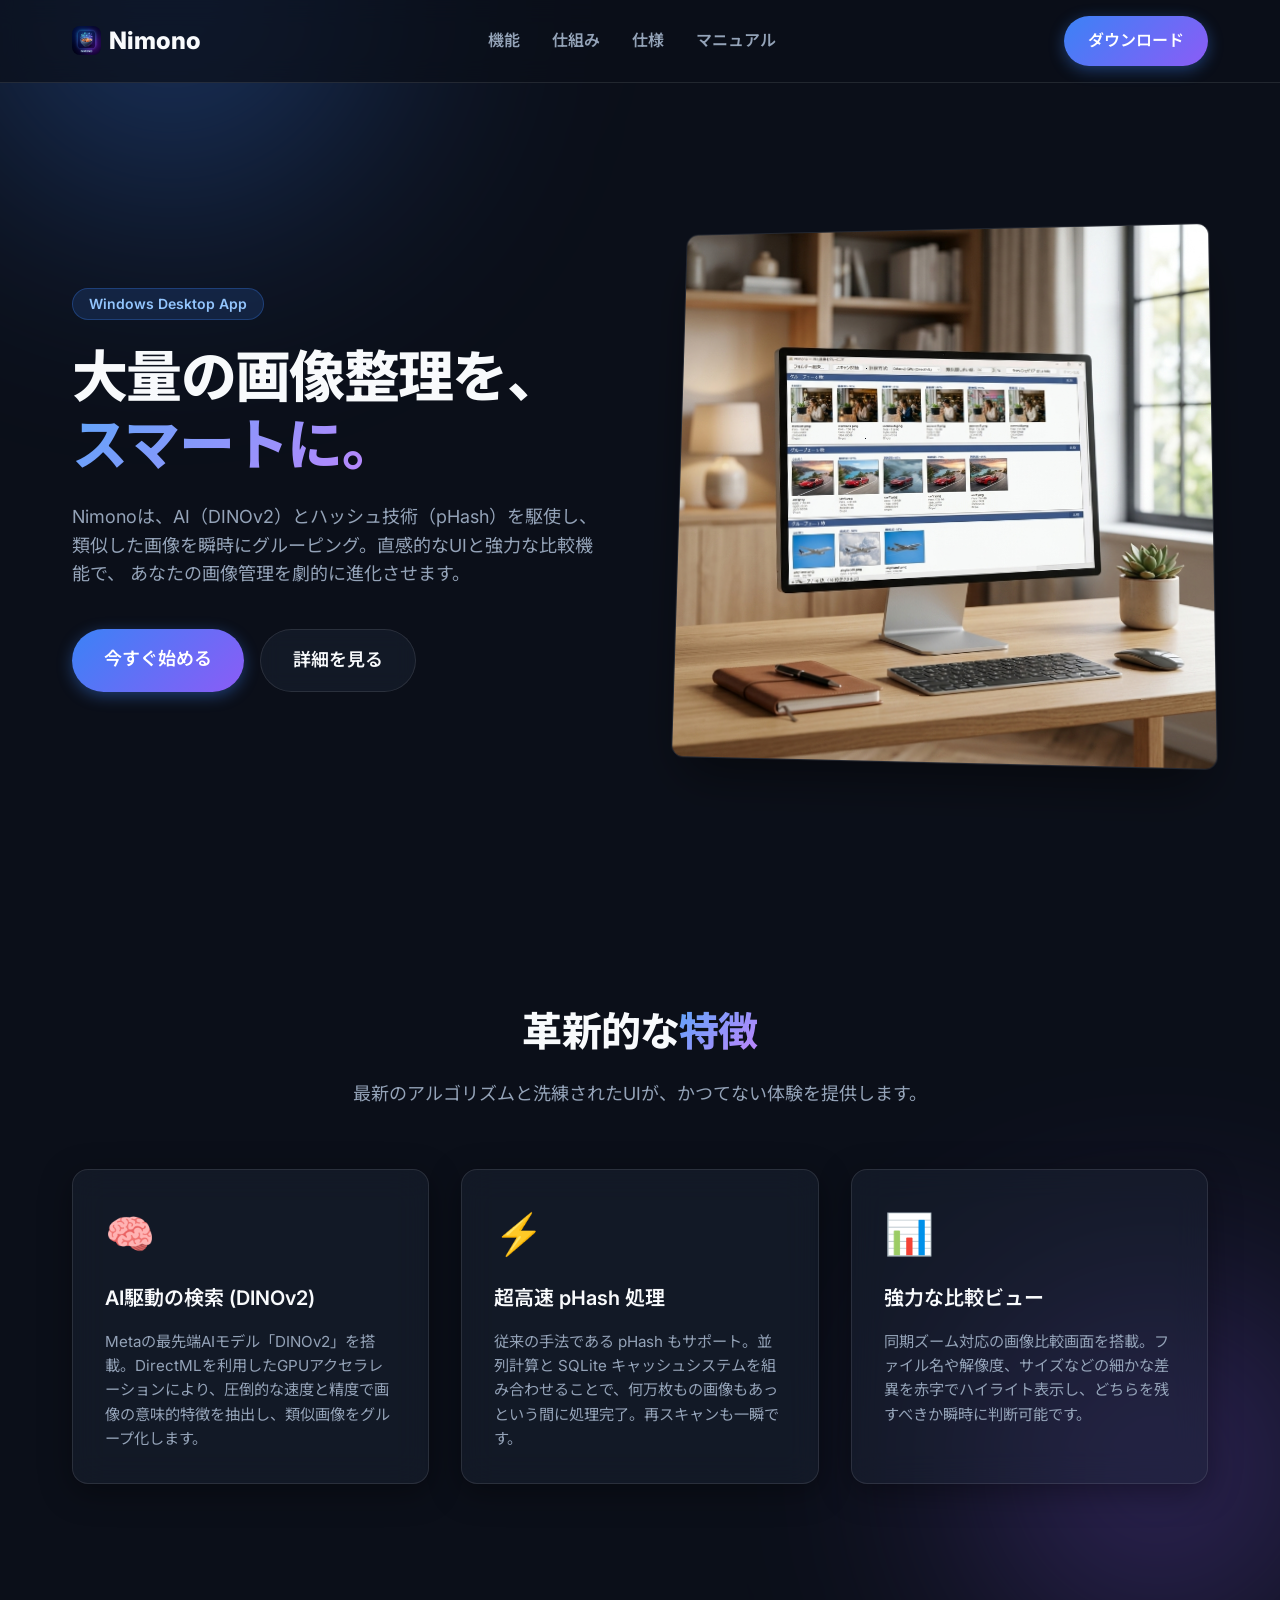
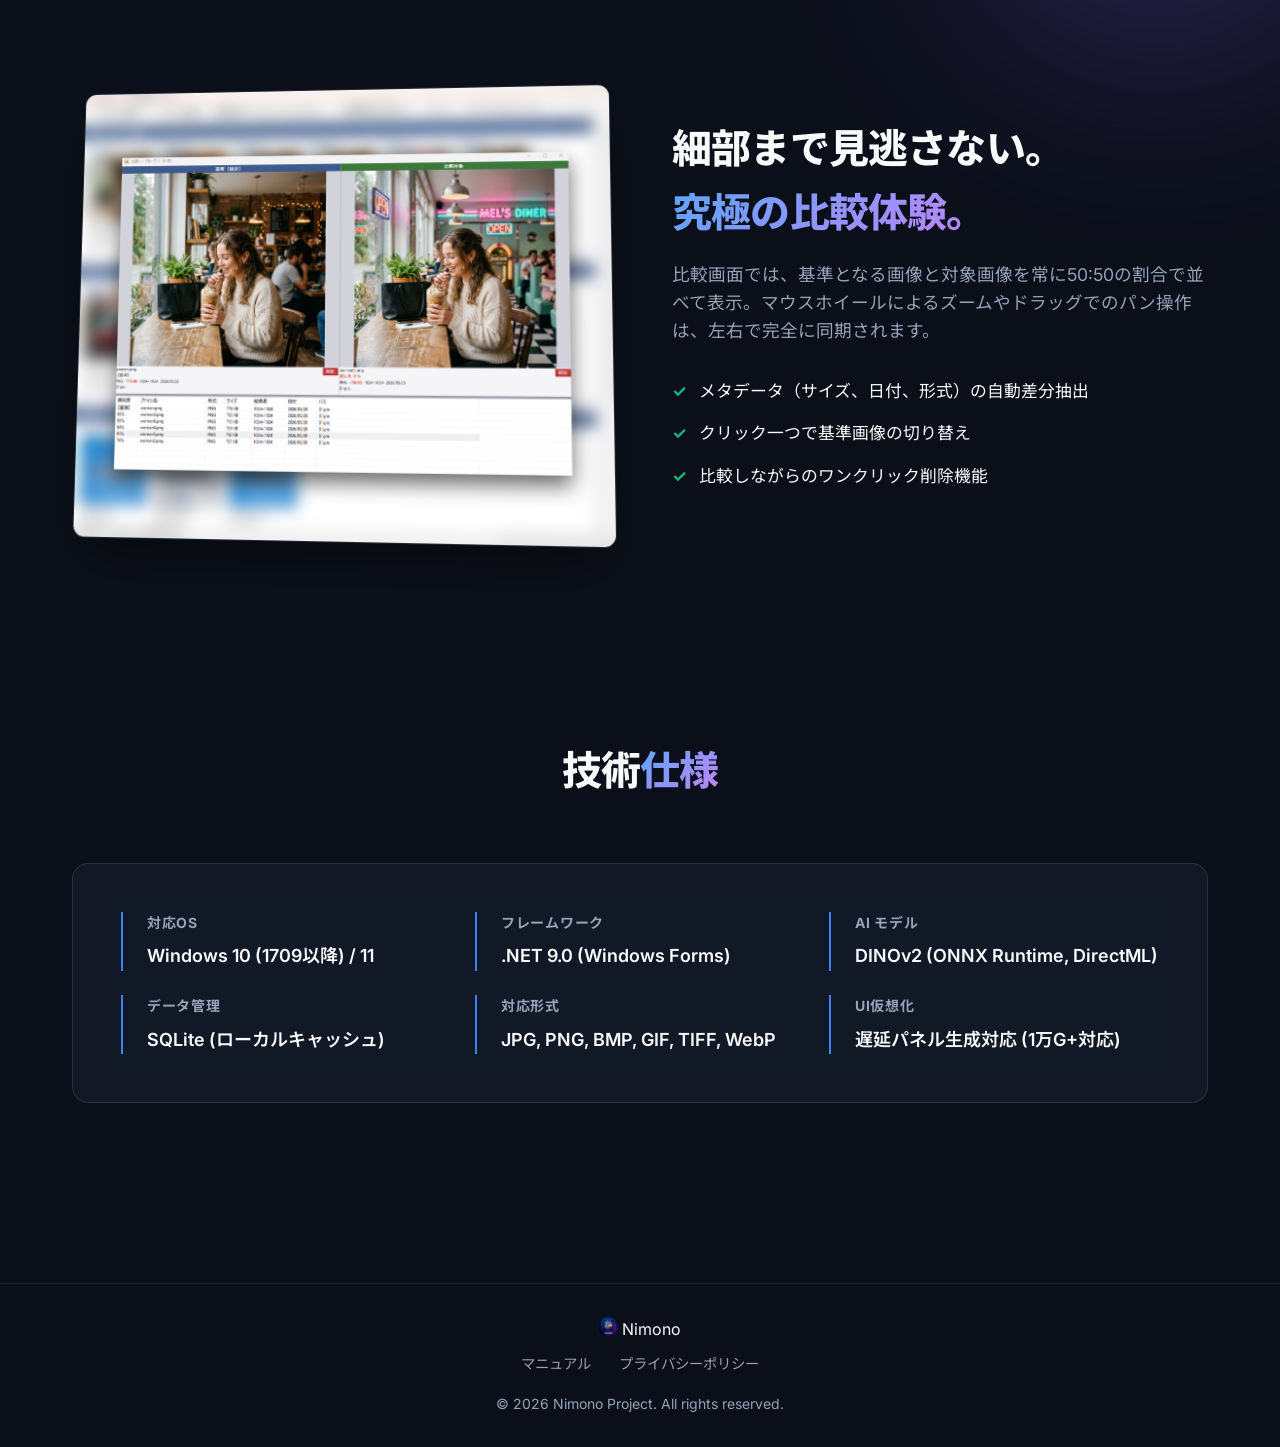
<file: index.html>
<!DOCTYPE html>
<html lang="ja">
<head>
    <meta charset="UTF-8">
    <meta name="viewport" content="width=device-width, initial-scale=1.0">
    <title>Nimono - 最先端の画像類似検索・グルーピングツール</title>
    <meta name="description" content="Nimonoは、DINOv2やpHashを利用して超高速に画像を整理・比較するWindowsデスクトップ向けアプリケーションです。">
    <link rel="preconnect" href="https://fonts.googleapis.com">
    <link rel="preconnect" href="https://fonts.gstatic.com" crossorigin>
    <link href="https://fonts.googleapis.com/css2?family=Inter:wght@300;400;600;800&family=Noto+Sans+JP:wght@300;400;600;800&display=swap" rel="stylesheet">
    <link rel="icon" type="image/png" sizes="32x32" href="assets/Square44x44Logo.png">
    <link rel="icon" type="image/png" sizes="180x180" href="assets/Square300x300Logo.png">
    <link rel="apple-touch-icon" href="assets/Square300x300Logo.png">
    <link rel="stylesheet" href="styles.css">
</head>
<body>
    <!-- Background Elements -->
    <div class="bg-shape shape-1"></div>
    <div class="bg-shape shape-2"></div>
    
    <!-- Header / Navigation -->
    <header class="glass-header">
        <div class="container header-container">
            <div class="logo">
                <img src="assets/Square44x44Logo.png" alt="Nimono" class="logo-icon" style="height: 1.2em; width: auto; border-radius: 8px;"> Nimono
            </div>
            <nav>
                <ul class="nav-links">
                    <li><a href="#features">機能</a></li>
                    <li><a href="#how-it-works">仕組み</a></li>
                    <li><a href="#specs">仕様</a></li>
                    <li><a href="manual.html">マニュアル</a></li>
                </ul>
            </nav>
            <a href="https://apps.microsoft.com/detail/9NK0KCN19QNZ?hl=ja-jp&gl=JP&ocid=pdpshare" class="btn btn-primary" target="_blank" rel="noopener noreferrer">ダウンロード</a>
        </div>
    </header>

    <!-- Hero Section -->
    <section class="hero">
        <div class="container hero-container">
            <div class="hero-content animate-on-scroll slide-up">
                <div class="badge">Windows Desktop App</div>
                <h1 class="hero-title">大量の画像整理を、<br><span class="text-gradient">スマートに。</span></h1>
                <p class="hero-description">
                    Nimonoは、AI（DINOv2）とハッシュ技術（pHash）を駆使し、
                    類似した画像を瞬時にグルーピング。直感的なUIと強力な比較機能で、
                    あなたの画像管理を劇的に進化させます。
                </p>
                <div class="hero-actions">
                    <a href="https://apps.microsoft.com/detail/9NK0KCN19QNZ?hl=ja-jp&gl=JP&ocid=pdpshare" class="btn btn-primary btn-large" target="_blank" rel="noopener noreferrer">今すぐ始める</a>
                    <a href="#features" class="btn btn-secondary btn-large">詳細を見る</a>
                </div>
            </div>
            <div class="hero-image animate-on-scroll slide-up delay-1">
                <div class="mockup-container">
                    <img src="assets/hero_mockup.png" alt="Nimono Main UI" class="mockup-img">
                </div>
            </div>
        </div>
    </section>

    <!-- Features Section -->
    <section id="features" class="features section-padding">
        <div class="container">
            <div class="section-header animate-on-scroll slide-up">
                <h2 class="section-title">革新的な<span class="text-gradient">特徴</span></h2>
                <p class="section-subtitle">最新のアルゴリズムと洗練されたUIが、かつてない体験を提供します。</p>
            </div>
            
            <div class="features-grid">
                <!-- Feature 1 -->
                <div class="feature-card glass-card animate-on-scroll slide-up delay-1">
                    <div class="feature-icon">🧠</div>
                    <h3 class="feature-title">AI駆動の検索 (DINOv2)</h3>
                    <p class="feature-desc">
                        Metaの最先端AIモデル「DINOv2」を搭載。DirectMLを利用したGPUアクセラレーションにより、圧倒的な速度と精度で画像の意味的特徴を抽出し、類似画像をグループ化します。
                    </p>
                </div>
                
                <!-- Feature 2 -->
                <div class="feature-card glass-card animate-on-scroll slide-up delay-2">
                    <div class="feature-icon">⚡</div>
                    <h3 class="feature-title">超高速 pHash 処理</h3>
                    <p class="feature-desc">
                        従来の手法である pHash もサポート。並列計算と SQLite キャッシュシステムを組み合わせることで、何万枚もの画像もあっという間に処理完了。再スキャンも一瞬です。
                    </p>
                </div>
                
                <!-- Feature 3 -->
                <div class="feature-card glass-card animate-on-scroll slide-up delay-3">
                    <div class="feature-icon">📊</div>
                    <h3 class="feature-title">強力な比較ビュー</h3>
                    <p class="feature-desc">
                        同期ズーム対応の画像比較画面を搭載。ファイル名や解像度、サイズなどの細かな差異を赤字でハイライト表示し、どちらを残すべきか瞬時に判断可能です。
                    </p>
                </div>
            </div>
        </div>
    </section>

    <!-- Deep Dive: Comparison -->
    <section class="deep-dive section-padding">
        <div class="container deep-dive-container">
            <div class="deep-dive-image animate-on-scroll slide-right">
                <div class="mockup-container">
                    <img src="assets/composite_mockup.png" alt="Nimono Comparison UI" class="mockup-img">
                </div>
            </div>
            <div class="deep-dive-content animate-on-scroll slide-left">
                <h2 class="section-title">細部まで見逃さない。<br><span class="text-gradient">究極の比較体験。</span></h2>
                <p class="deep-dive-desc">
                    比較画面では、基準となる画像と対象画像を常に50:50の割合で並べて表示。マウスホイールによるズームやドラッグでのパン操作は、左右で完全に同期されます。
                </p>
                <ul class="feature-list">
                    <li><span class="check">✓</span> メタデータ（サイズ、日付、形式）の自動差分抽出</li>
                    <li><span class="check">✓</span> クリック一つで基準画像の切り替え</li>
                    <li><span class="check">✓</span> 比較しながらのワンクリック削除機能</li>
                </ul>
            </div>
        </div>
    </section>

    <!-- Technical Specs Section -->
    <section id="specs" class="specs section-padding">
        <div class="container">
            <div class="section-header animate-on-scroll slide-up">
                <h2 class="section-title">技術<span class="text-gradient">仕様</span></h2>
            </div>
            
            <div class="specs-grid animate-on-scroll slide-up delay-1">
                <div class="spec-item">
                    <h4 class="spec-label">対応OS</h4>
                    <p class="spec-value">Windows 10 (1709以降) / 11</p>
                </div>
                <div class="spec-item">
                    <h4 class="spec-label">フレームワーク</h4>
                    <p class="spec-value">.NET 9.0 (Windows Forms)</p>
                </div>
                <div class="spec-item">
                    <h4 class="spec-label">AI モデル</h4>
                    <p class="spec-value">DINOv2 (ONNX Runtime, DirectML)</p>
                </div>
                <div class="spec-item">
                    <h4 class="spec-label">データ管理</h4>
                    <p class="spec-value">SQLite (ローカルキャッシュ)</p>
                </div>
                <div class="spec-item">
                    <h4 class="spec-label">対応形式</h4>
                    <p class="spec-value">JPG, PNG, BMP, GIF, TIFF, WebP</p>
                </div>
                <div class="spec-item">
                    <h4 class="spec-label">UI仮想化</h4>
                    <p class="spec-value">遅延パネル生成対応 (1万G+対応)</p>
                </div>
            </div>
        </div>
    </section>

    <!-- Footer -->
    <footer class="footer glass-footer">
        <div class="container footer-container" style="display: flex; flex-direction: column; align-items: center; gap: 8px;">
            <div class="footer-logo">
                <img src="assets/Square44x44Logo.png" alt="Nimono" class="logo-icon" style="height: 1.2em; width: auto; border-radius: 8px;"> Nimono
            </div>
            <div class="footer-links" style="margin-bottom: 8px;">
                <a href="manual.html" style="color: rgba(255,255,255,0.6); text-decoration: none; margin-right: 24px; font-size: 0.9rem; transition: color 0.2s;" onmouseover="this.style.color='#fff'" onmouseout="this.style.color='rgba(255,255,255,0.6)'">マニュアル</a>
                <a href="privacy_policy.html" style="color: rgba(255,255,255,0.6); text-decoration: none; font-size: 0.9rem; transition: color 0.2s;" onmouseover="this.style.color='#fff'" onmouseout="this.style.color='rgba(255,255,255,0.6)'">プライバシーポリシー</a>
            </div>
            <p class="copyright">© 2026 Nimono Project. All rights reserved.</p>
        </div>
    </footer>

    <script src="script.js"></script>
</body>
</html>
</file>
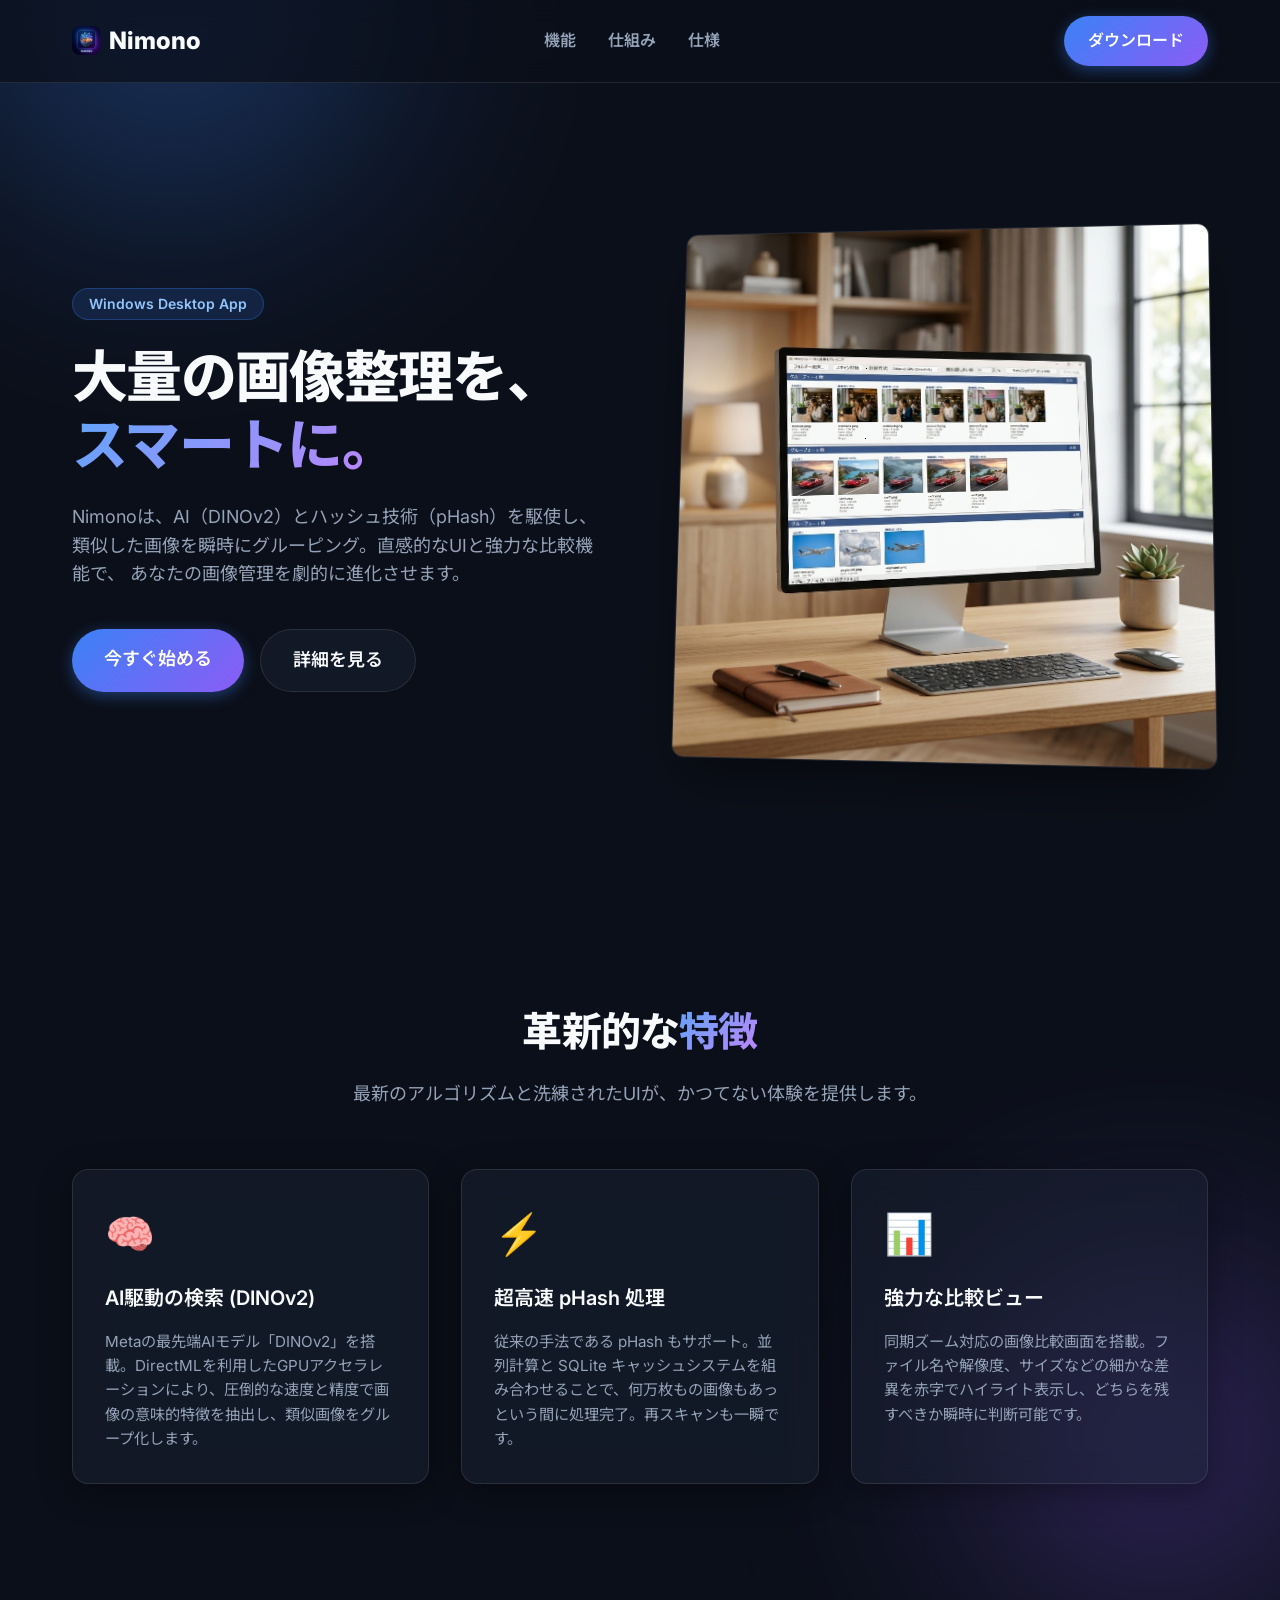
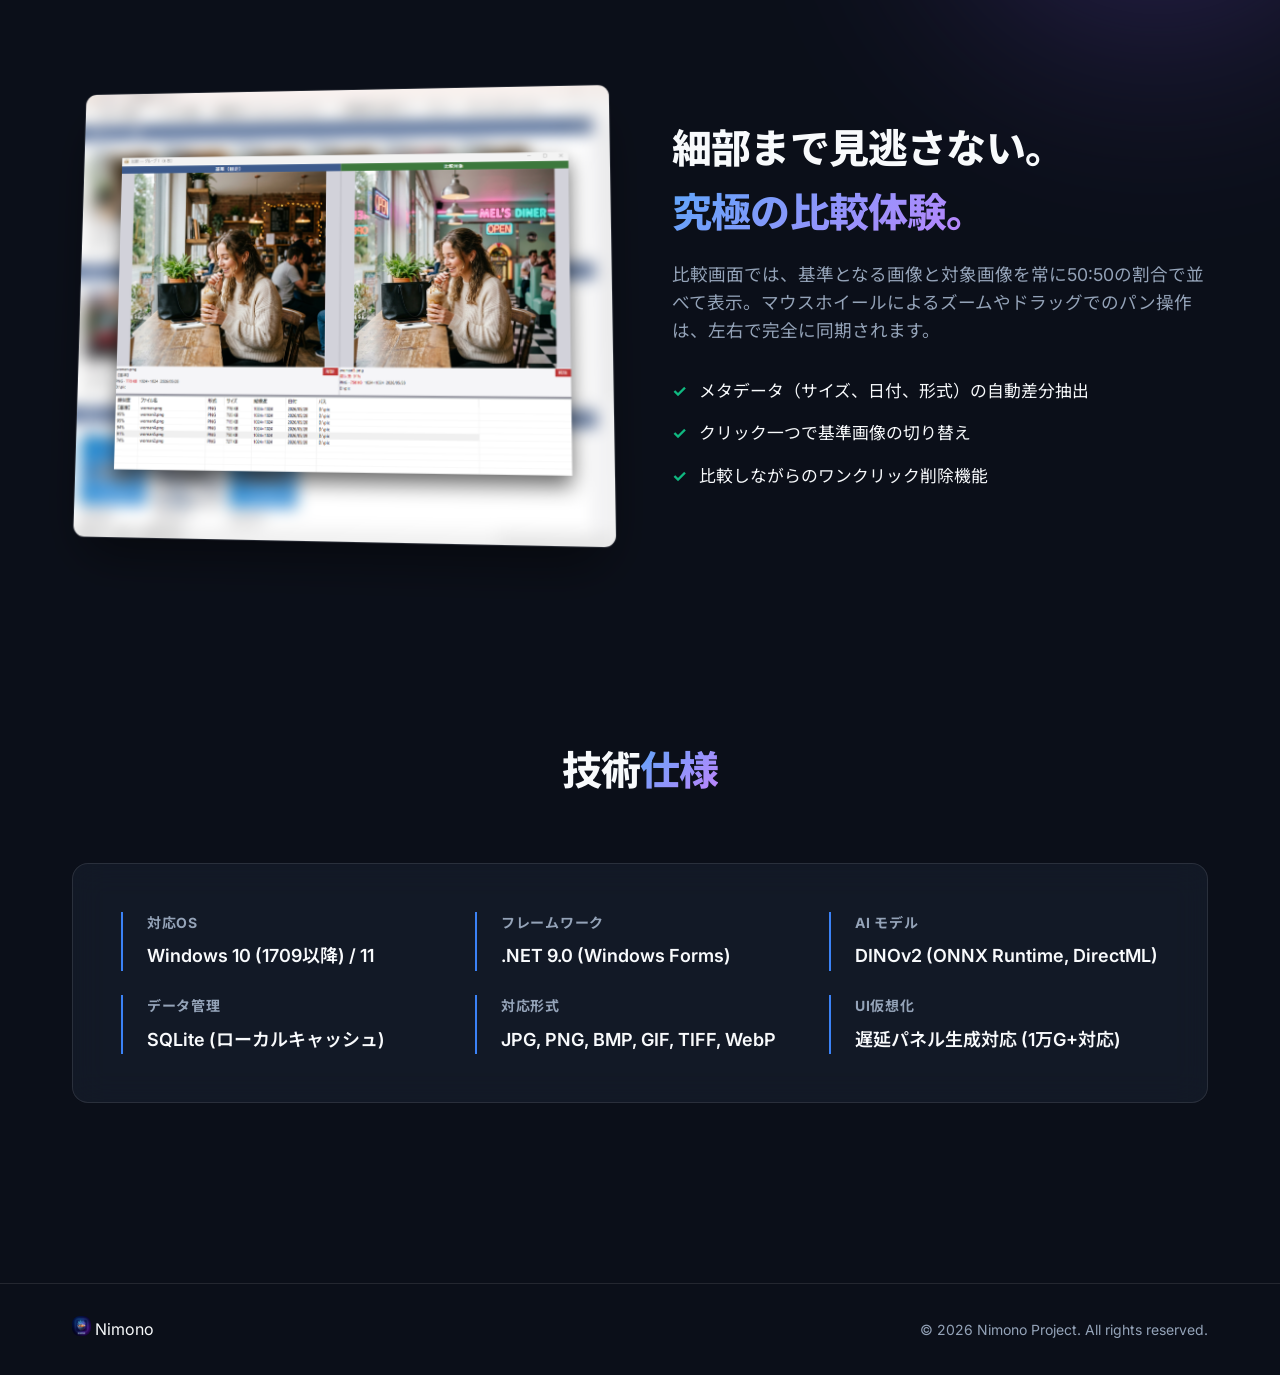
<file: web/index.html>
<!DOCTYPE html>
<html lang="ja">
<head>
    <meta charset="UTF-8">
    <meta name="viewport" content="width=device-width, initial-scale=1.0">
    <title>Nimono - 最先端の画像類似検索・グルーピングツール</title>
    <meta name="description" content="Nimonoは、DINOv2やpHashを利用して超高速に画像を整理・比較するWindowsデスクトップ向けアプリケーションです。">
    <link rel="preconnect" href="https://fonts.googleapis.com">
    <link rel="preconnect" href="https://fonts.gstatic.com" crossorigin>
    <link href="https://fonts.googleapis.com/css2?family=Inter:wght@300;400;600;800&family=Noto+Sans+JP:wght@300;400;600;800&display=swap" rel="stylesheet">
    <link rel="stylesheet" href="styles.css">
</head>
<body>
    <!-- Background Elements -->
    <div class="bg-shape shape-1"></div>
    <div class="bg-shape shape-2"></div>
    
    <!-- Header / Navigation -->
    <header class="glass-header">
        <div class="container header-container">
            <div class="logo">
                <img src="assets/Square44x44Logo.png" alt="Nimono" class="logo-icon" style="height: 1.2em; width: auto; border-radius: 8px;"> Nimono
            </div>
            <nav>
                <ul class="nav-links">
                    <li><a href="#features">機能</a></li>
                    <li><a href="#how-it-works">仕組み</a></li>
                    <li><a href="#specs">仕様</a></li>
                </ul>
            </nav>
            <a href="https://apps.microsoft.com/detail/9NK0KCN19QNZ?hl=ja-jp&gl=JP&ocid=pdpshare" class="btn btn-primary" target="_blank" rel="noopener noreferrer">ダウンロード</a>
        </div>
    </header>

    <!-- Hero Section -->
    <section class="hero">
        <div class="container hero-container">
            <div class="hero-content animate-on-scroll slide-up">
                <div class="badge">Windows Desktop App</div>
                <h1 class="hero-title">大量の画像整理を、<br><span class="text-gradient">スマートに。</span></h1>
                <p class="hero-description">
                    Nimonoは、AI（DINOv2）とハッシュ技術（pHash）を駆使し、
                    類似した画像を瞬時にグルーピング。直感的なUIと強力な比較機能で、
                    あなたの画像管理を劇的に進化させます。
                </p>
                <div class="hero-actions">
                    <a href="https://apps.microsoft.com/detail/9NK0KCN19QNZ?hl=ja-jp&gl=JP&ocid=pdpshare" class="btn btn-primary btn-large" target="_blank" rel="noopener noreferrer">今すぐ始める</a>
                    <a href="#features" class="btn btn-secondary btn-large">詳細を見る</a>
                </div>
            </div>
            <div class="hero-image animate-on-scroll slide-up delay-1">
                <div class="mockup-container">
                    <img src="assets/hero_mockup.png" alt="Nimono Main UI" class="mockup-img">
                </div>
            </div>
        </div>
    </section>

    <!-- Features Section -->
    <section id="features" class="features section-padding">
        <div class="container">
            <div class="section-header animate-on-scroll slide-up">
                <h2 class="section-title">革新的な<span class="text-gradient">特徴</span></h2>
                <p class="section-subtitle">最新のアルゴリズムと洗練されたUIが、かつてない体験を提供します。</p>
            </div>
            
            <div class="features-grid">
                <!-- Feature 1 -->
                <div class="feature-card glass-card animate-on-scroll slide-up delay-1">
                    <div class="feature-icon">🧠</div>
                    <h3 class="feature-title">AI駆動の検索 (DINOv2)</h3>
                    <p class="feature-desc">
                        Metaの最先端AIモデル「DINOv2」を搭載。DirectMLを利用したGPUアクセラレーションにより、圧倒的な速度と精度で画像の意味的特徴を抽出し、類似画像をグループ化します。
                    </p>
                </div>
                
                <!-- Feature 2 -->
                <div class="feature-card glass-card animate-on-scroll slide-up delay-2">
                    <div class="feature-icon">⚡</div>
                    <h3 class="feature-title">超高速 pHash 処理</h3>
                    <p class="feature-desc">
                        従来の手法である pHash もサポート。並列計算と SQLite キャッシュシステムを組み合わせることで、何万枚もの画像もあっという間に処理完了。再スキャンも一瞬です。
                    </p>
                </div>
                
                <!-- Feature 3 -->
                <div class="feature-card glass-card animate-on-scroll slide-up delay-3">
                    <div class="feature-icon">📊</div>
                    <h3 class="feature-title">強力な比較ビュー</h3>
                    <p class="feature-desc">
                        同期ズーム対応の画像比較画面を搭載。ファイル名や解像度、サイズなどの細かな差異を赤字でハイライト表示し、どちらを残すべきか瞬時に判断可能です。
                    </p>
                </div>
            </div>
        </div>
    </section>

    <!-- Deep Dive: Comparison -->
    <section class="deep-dive section-padding">
        <div class="container deep-dive-container">
            <div class="deep-dive-image animate-on-scroll slide-right">
                <div class="mockup-container">
                    <img src="assets/composite_mockup.png" alt="Nimono Comparison UI" class="mockup-img">
                </div>
            </div>
            <div class="deep-dive-content animate-on-scroll slide-left">
                <h2 class="section-title">細部まで見逃さない。<br><span class="text-gradient">究極の比較体験。</span></h2>
                <p class="deep-dive-desc">
                    比較画面では、基準となる画像と対象画像を常に50:50の割合で並べて表示。マウスホイールによるズームやドラッグでのパン操作は、左右で完全に同期されます。
                </p>
                <ul class="feature-list">
                    <li><span class="check">✓</span> メタデータ（サイズ、日付、形式）の自動差分抽出</li>
                    <li><span class="check">✓</span> クリック一つで基準画像の切り替え</li>
                    <li><span class="check">✓</span> 比較しながらのワンクリック削除機能</li>
                </ul>
            </div>
        </div>
    </section>

    <!-- Technical Specs Section -->
    <section id="specs" class="specs section-padding">
        <div class="container">
            <div class="section-header animate-on-scroll slide-up">
                <h2 class="section-title">技術<span class="text-gradient">仕様</span></h2>
            </div>
            
            <div class="specs-grid animate-on-scroll slide-up delay-1">
                <div class="spec-item">
                    <h4 class="spec-label">対応OS</h4>
                    <p class="spec-value">Windows 10 (1709以降) / 11</p>
                </div>
                <div class="spec-item">
                    <h4 class="spec-label">フレームワーク</h4>
                    <p class="spec-value">.NET 9.0 (Windows Forms)</p>
                </div>
                <div class="spec-item">
                    <h4 class="spec-label">AI モデル</h4>
                    <p class="spec-value">DINOv2 (ONNX Runtime, DirectML)</p>
                </div>
                <div class="spec-item">
                    <h4 class="spec-label">データ管理</h4>
                    <p class="spec-value">SQLite (ローカルキャッシュ)</p>
                </div>
                <div class="spec-item">
                    <h4 class="spec-label">対応形式</h4>
                    <p class="spec-value">JPG, PNG, BMP, GIF, TIFF, WebP</p>
                </div>
                <div class="spec-item">
                    <h4 class="spec-label">UI仮想化</h4>
                    <p class="spec-value">遅延パネル生成対応 (1万G+対応)</p>
                </div>
            </div>
        </div>
    </section>

    <!-- Footer -->
    <footer class="footer glass-footer">
        <div class="container footer-container">
            <div class="footer-logo">
                <img src="assets/Square44x44Logo.png" alt="Nimono" class="logo-icon" style="height: 1.2em; width: auto; border-radius: 8px;"> Nimono
            </div>
            <p class="copyright">© 2026 Nimono Project. All rights reserved.</p>
        </div>
    </footer>

    <script src="script.js"></script>
</body>
</html>
</file>
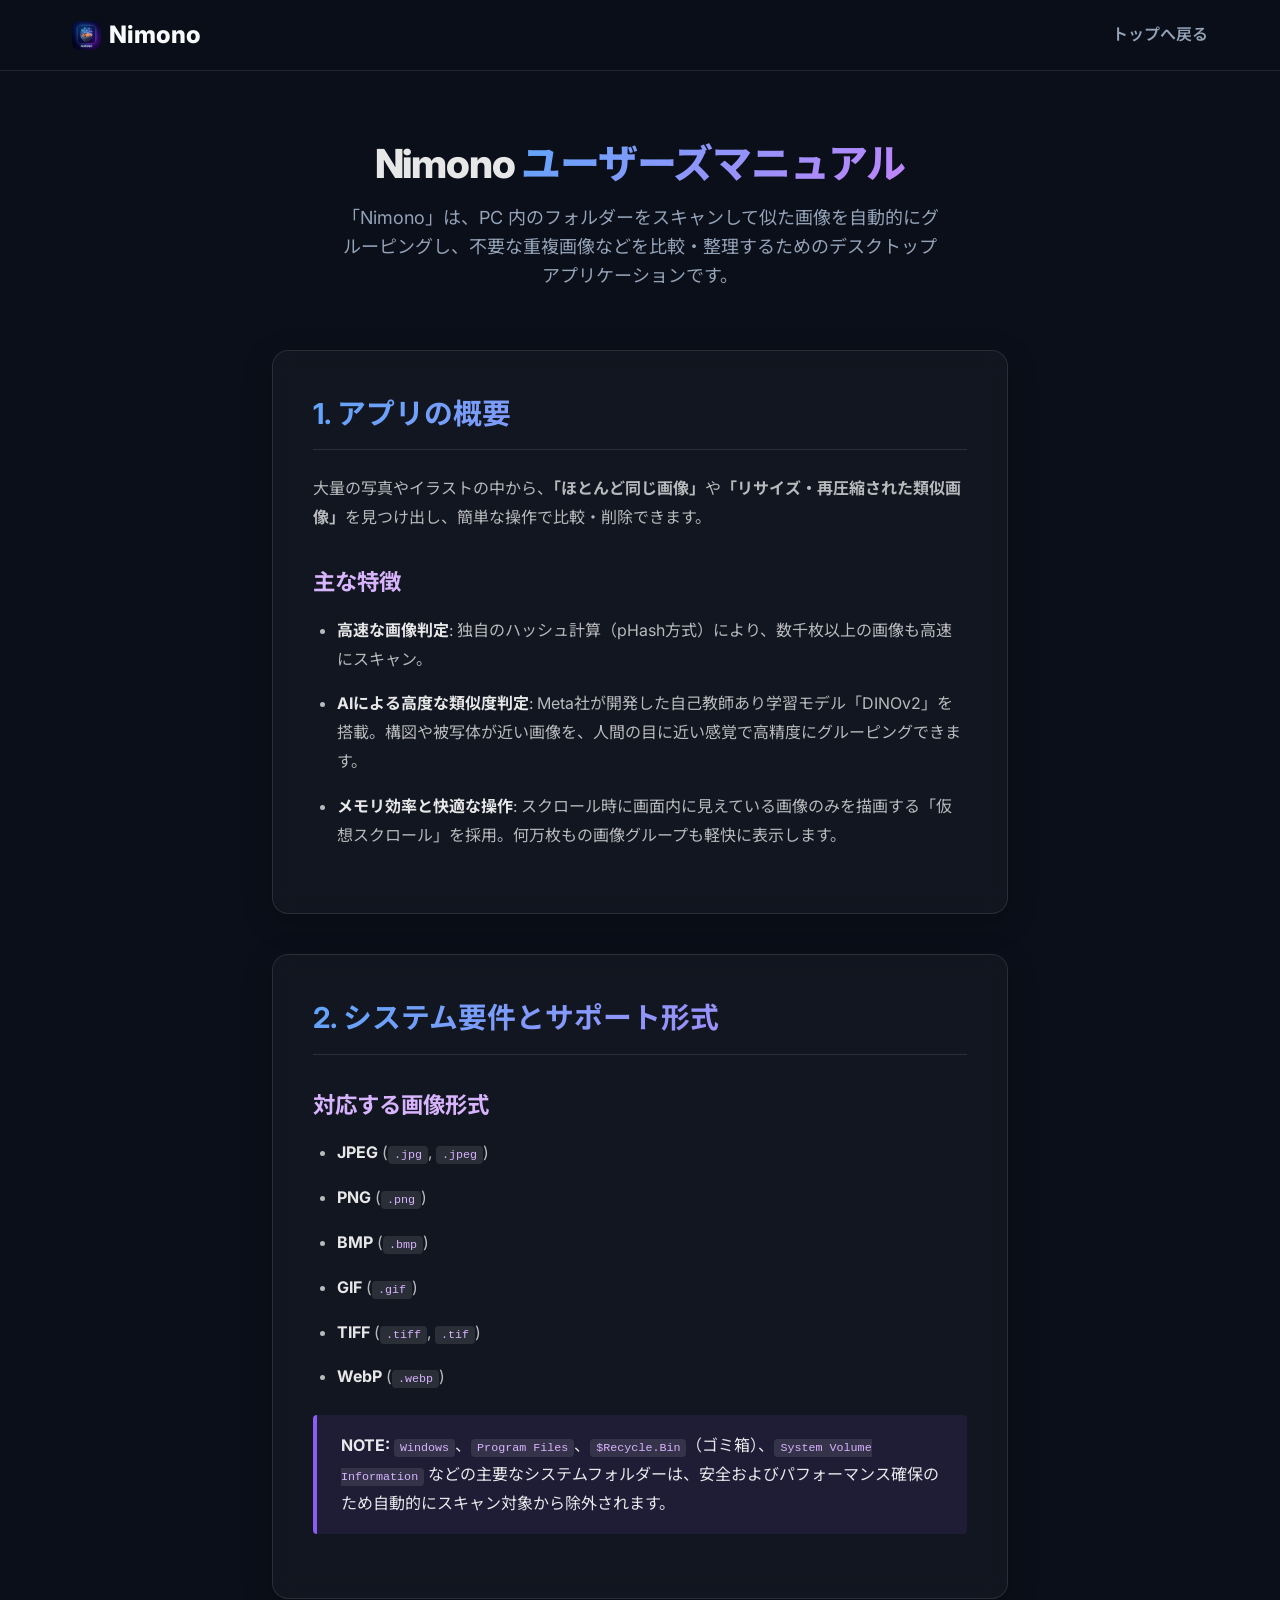
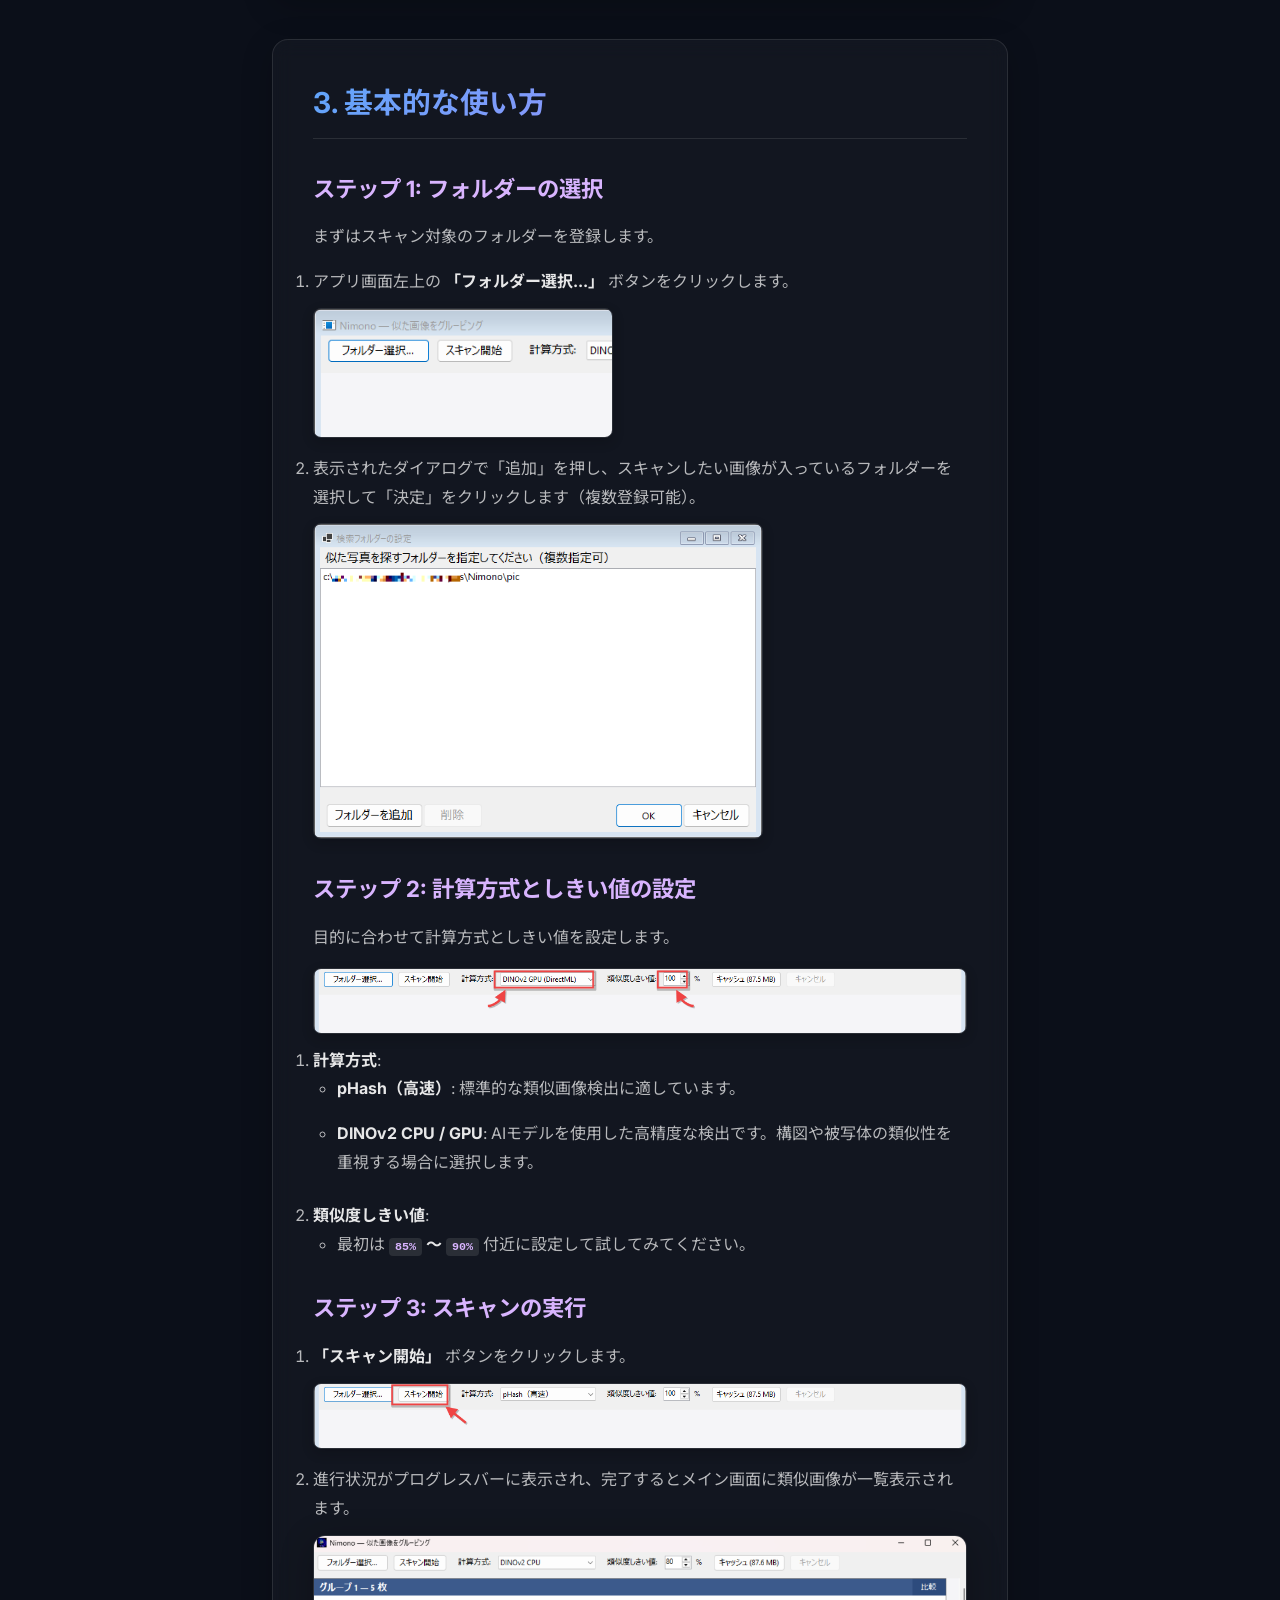
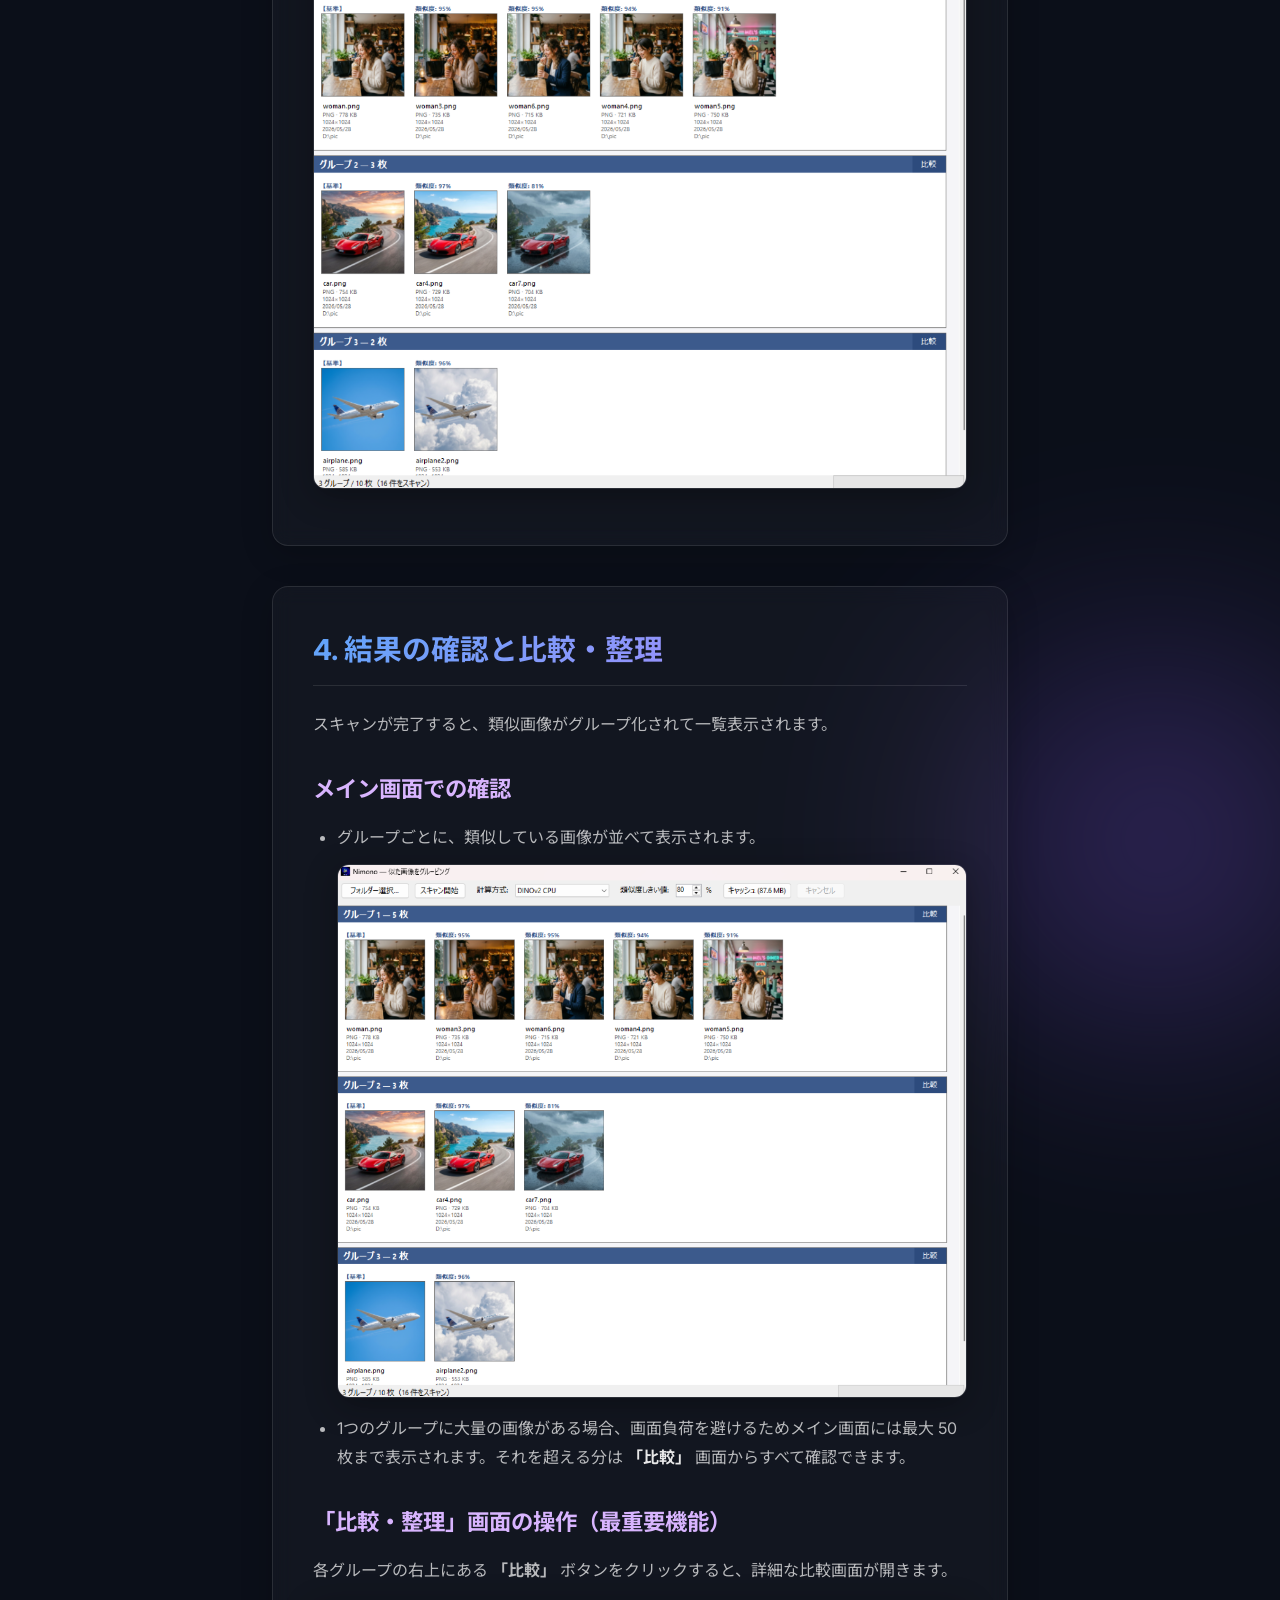
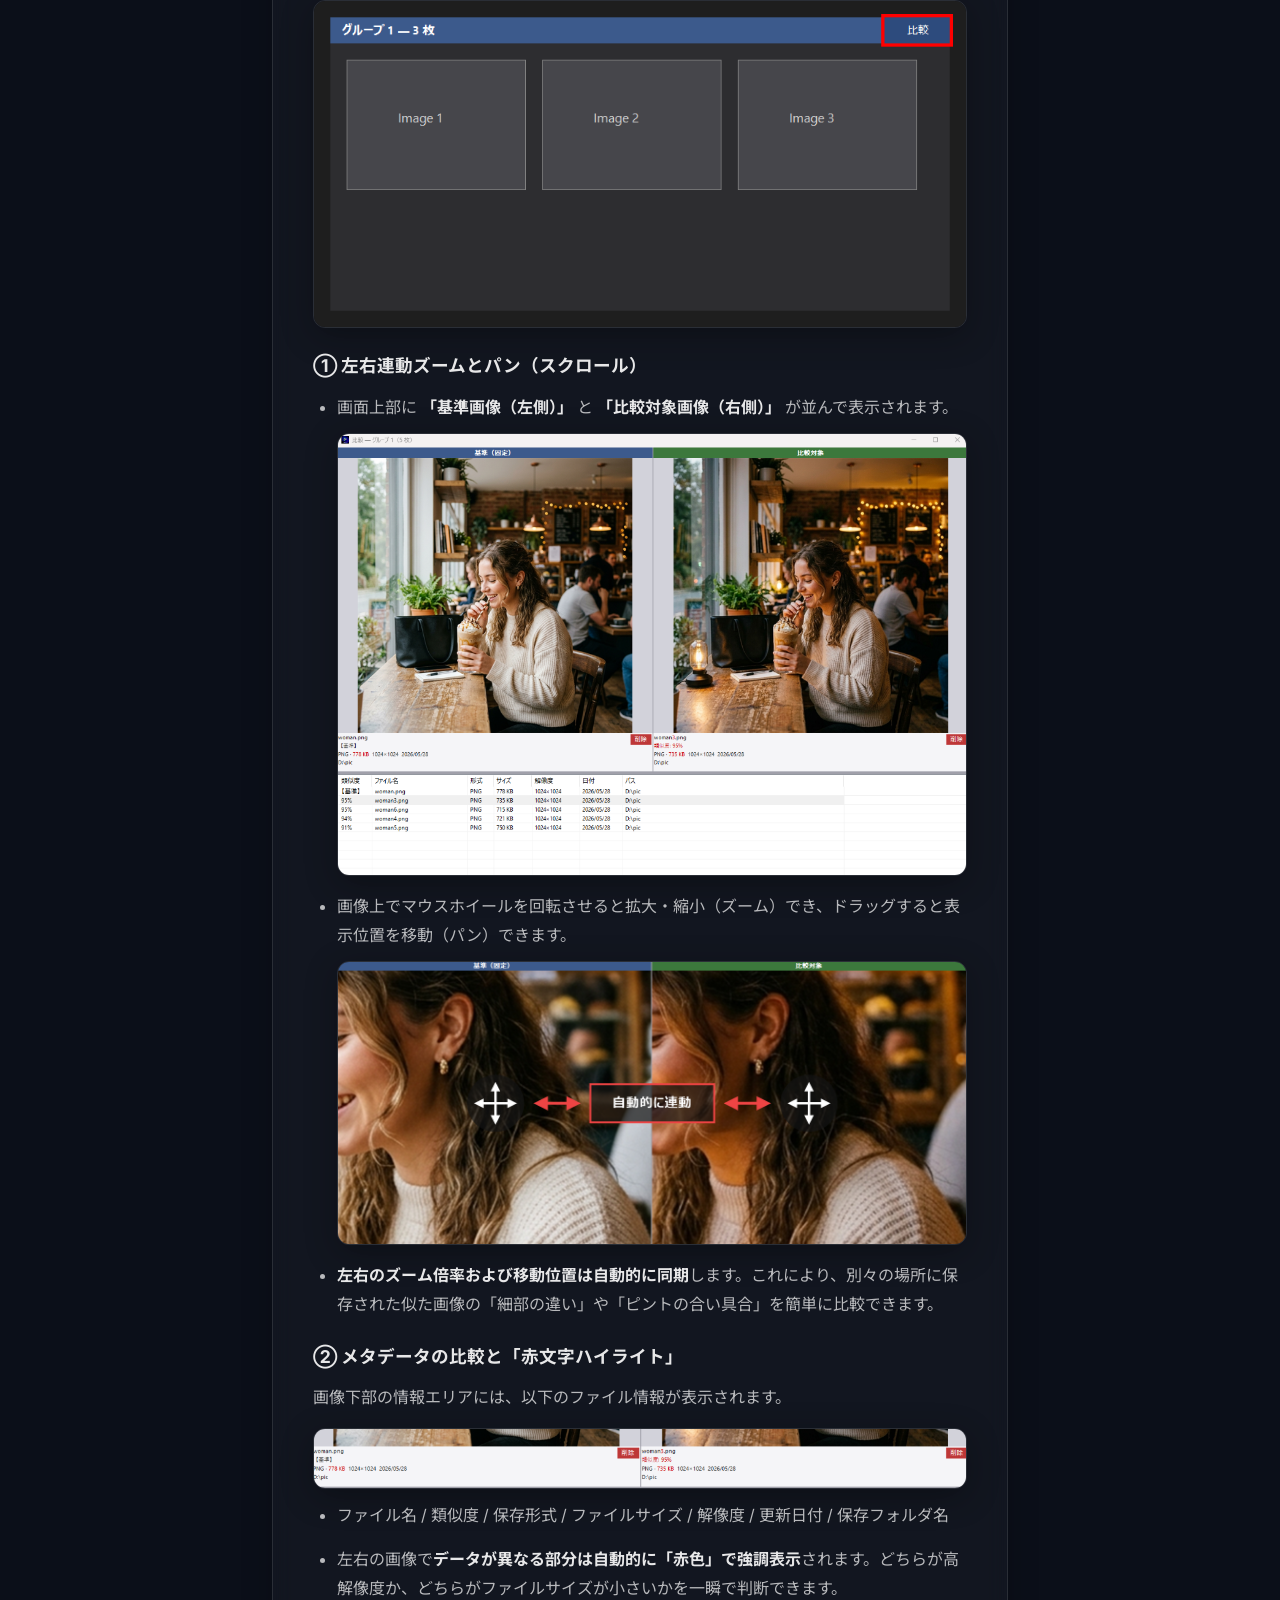
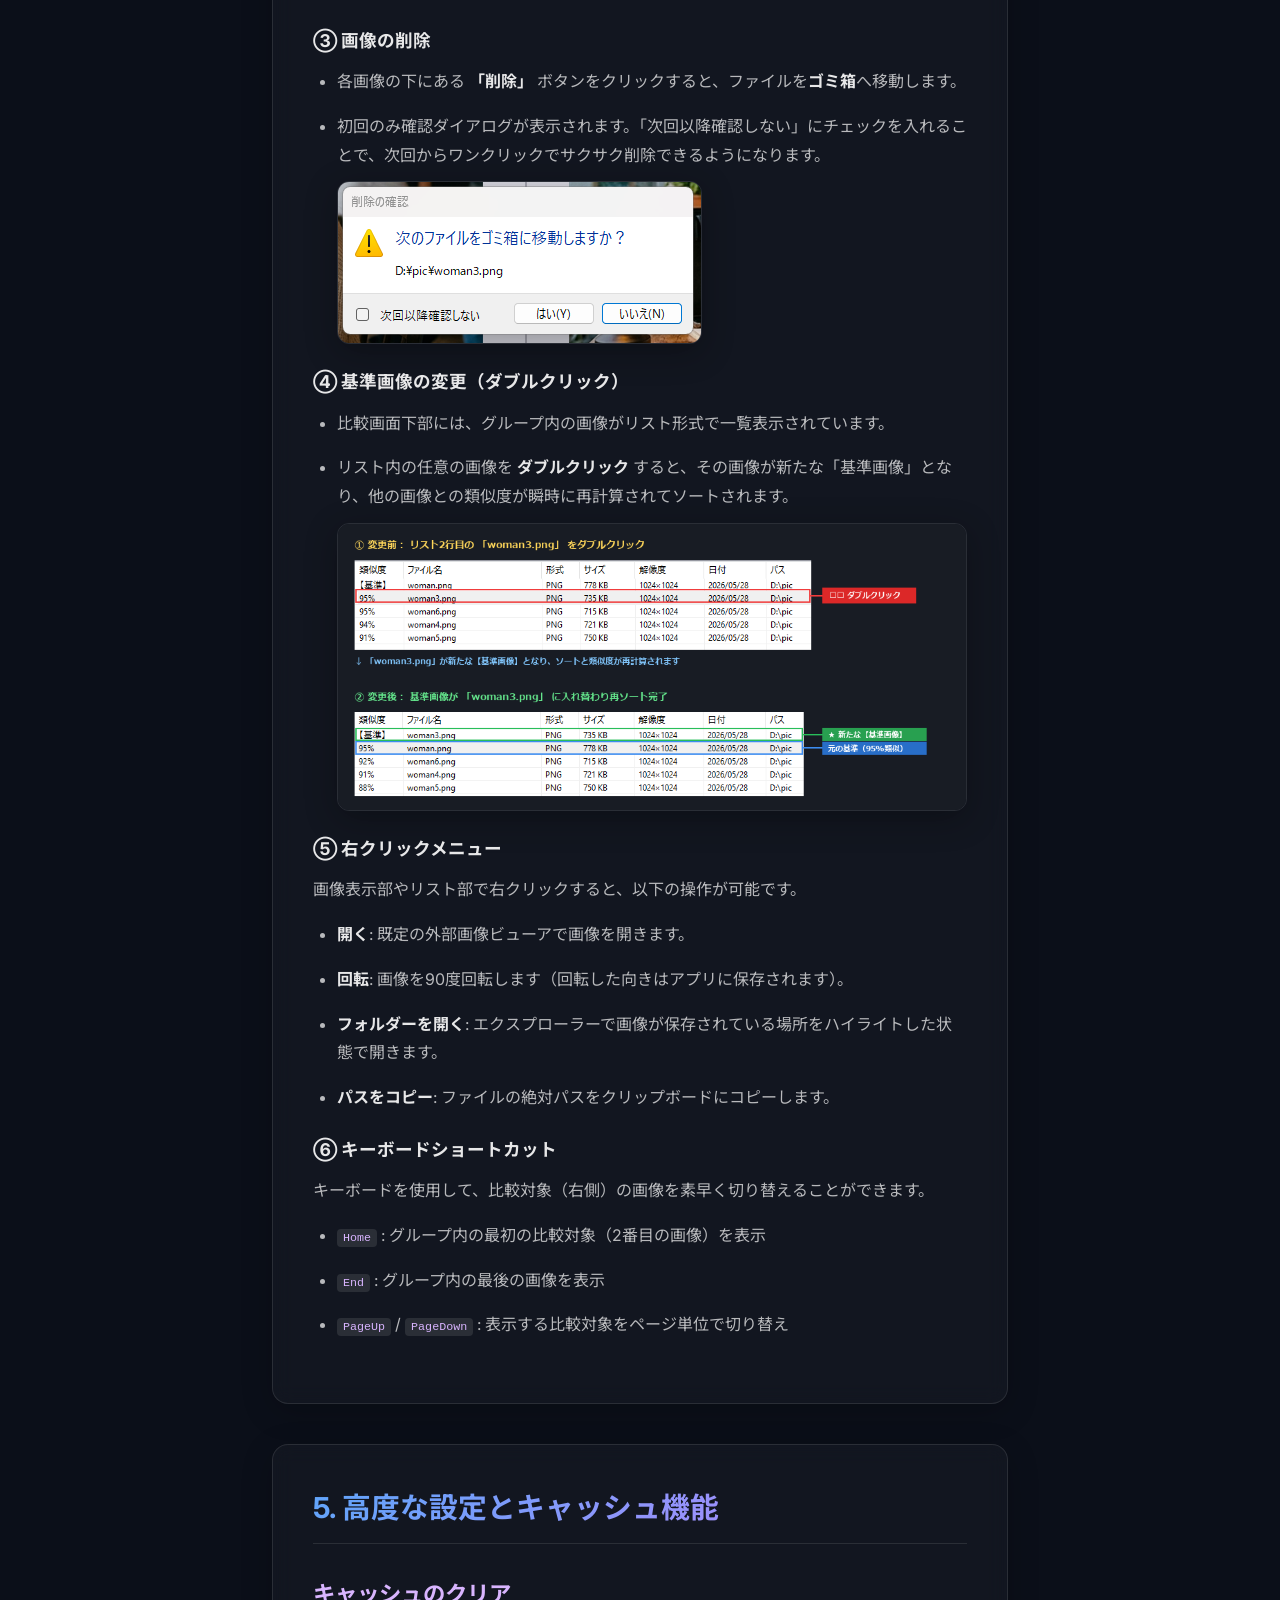
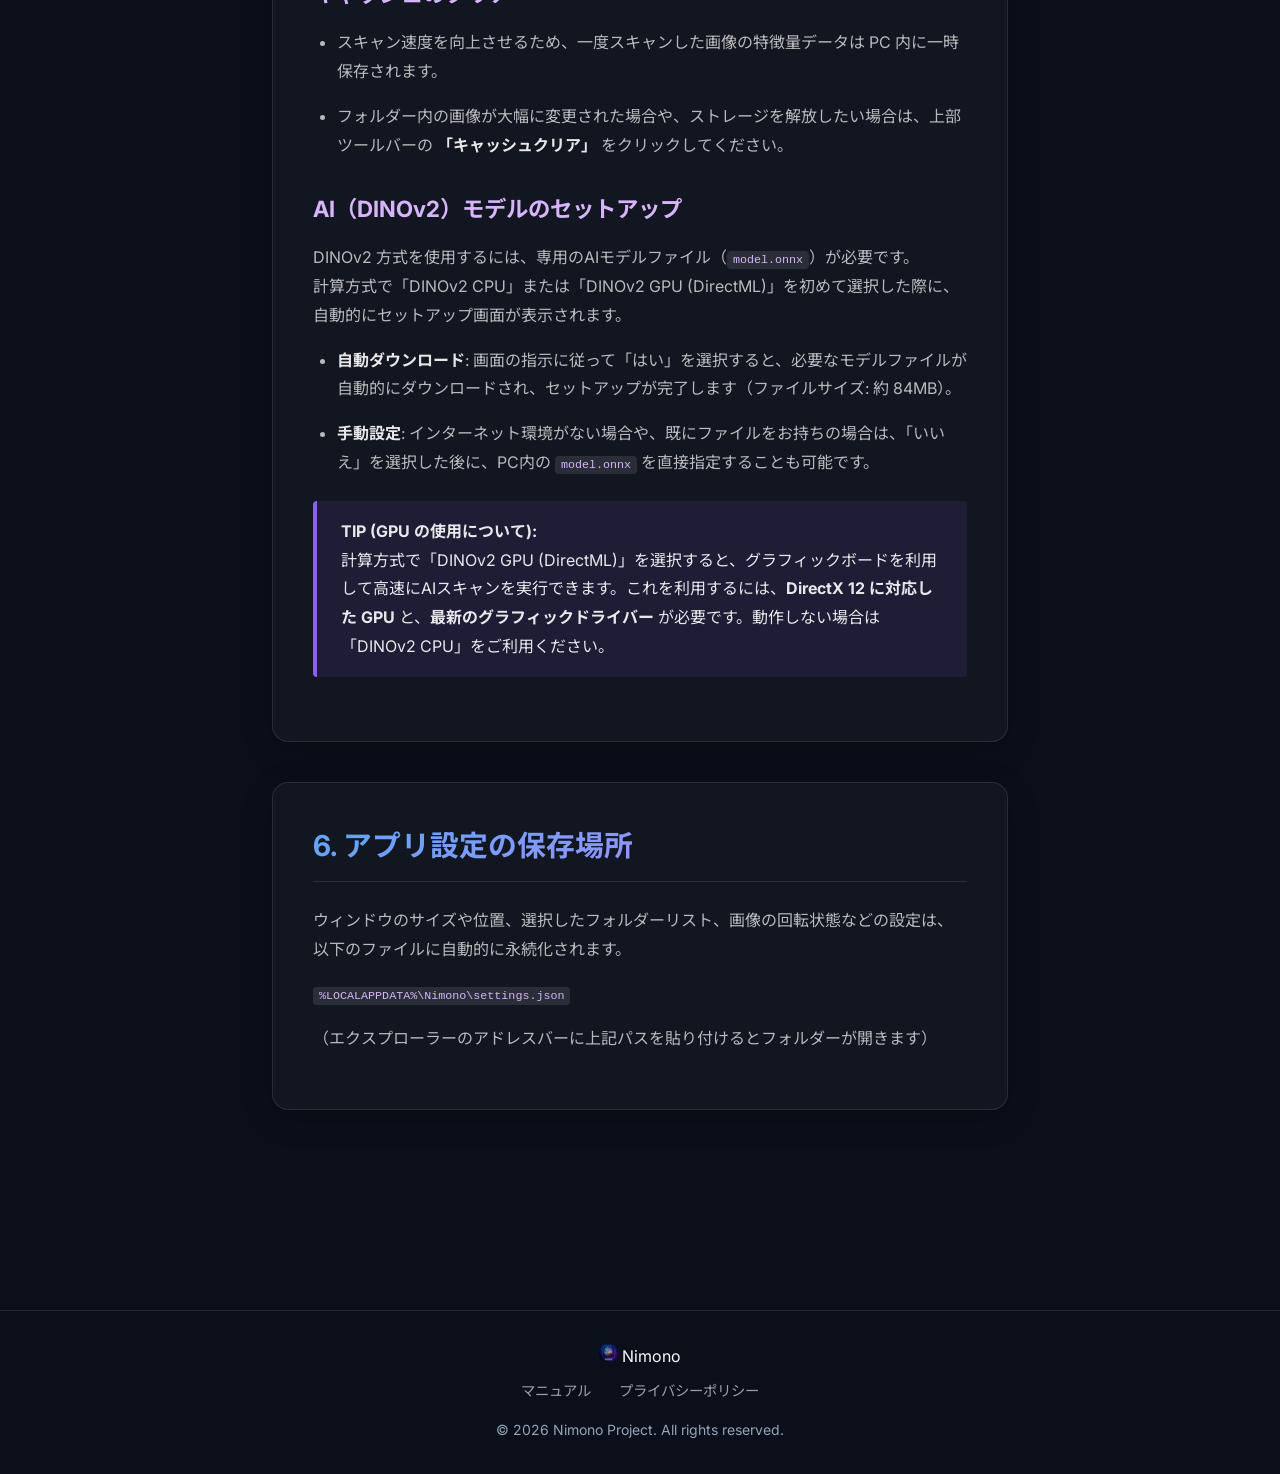
<file: manual.html>
<!DOCTYPE html>
<html lang="ja">

<head>
    <meta charset="UTF-8">
    <meta name="viewport" content="width=device-width, initial-scale=1.0">
    <title>Nimono ユーザーズマニュアル</title>
    <link rel="preconnect" href="https://fonts.googleapis.com">
    <link rel="preconnect" href="https://fonts.gstatic.com" crossorigin>
    <link
        href="https://fonts.googleapis.com/css2?family=Inter:wght@300;400;600;800&family=Noto+Sans+JP:wght@300;400;600;800&display=swap"
        rel="stylesheet">
    <link rel="icon" type="image/png" sizes="32x32" href="assets/Square44x44Logo.png">
    <link rel="icon" type="image/png" sizes="180x180" href="assets/Square300x300Logo.png">
    <link rel="apple-touch-icon" href="assets/Square300x300Logo.png">
    <link rel="stylesheet" href="styles.css">
    <style>
        .manual-container {
            max-width: 800px;
            margin: 0 auto;
            padding-top: 140px;
            padding-bottom: 80px;
            color: rgba(255, 255, 255, 0.9);
        }

        .manual-section {
            background: rgba(255, 255, 255, 0.03);
            border: 1px solid rgba(255, 255, 255, 0.1);
            border-radius: 16px;
            padding: 40px;
            margin-bottom: 40px;
            backdrop-filter: blur(10px);
            box-shadow: 0 8px 32px rgba(0, 0, 0, 0.2);
        }

        .manual-section h2 {
            font-size: 1.8rem;
            margin-bottom: 24px;
            padding-bottom: 12px;
            border-bottom: 1px solid rgba(255, 255, 255, 0.1);
        }

        .manual-section h3 {
            font-size: 1.4rem;
            margin-top: 32px;
            margin-bottom: 16px;
            color: #d8b4fe;
            /* 既存のグラデーションに合わせた色 */
        }

        .manual-section h4 {
            font-size: 1.1rem;
            margin-top: 24px;
            margin-bottom: 12px;
            color: rgba(255, 255, 255, 0.9);
        }

        .manual-section p,
        .manual-section li {
            line-height: 1.8;
            margin-bottom: 16px;
            color: rgba(255, 255, 255, 0.7);
        }

        .manual-section ul {
            padding-left: 24px;
            margin-bottom: 24px;
        }

        .manual-section li strong {
            color: rgba(255, 255, 255, 0.9);
        }

        .note-box {
            background: rgba(139, 92, 246, 0.1);
            border-left: 4px solid #8b5cf6;
            padding: 16px 24px;
            border-radius: 4px;
            margin: 24px 0;
        }

        .note-box p {
            margin: 0;
            color: rgba(255, 255, 255, 0.9);
        }

        code {
            background: rgba(255, 255, 255, 0.1);
            padding: 2px 6px;
            border-radius: 4px;
            font-family: monospace;
            font-size: 0.9em;
            color: #d8b4fe;
        }
    </style>
</head>

<body>
    <!-- Background Elements -->
    <div class="bg-shape shape-1"></div>
    <div class="bg-shape shape-2"></div>

    <!-- Header -->
    <header class="glass-header">
        <div class="container header-container">
            <div class="logo">
                <a href="index.html"
                    style="color: inherit; text-decoration: none; display: flex; align-items: center; gap: 8px;">
                    <img src="assets/Square44x44Logo.png" alt="Nimono" class="logo-icon"
                        style="height: 1.2em; width: auto; border-radius: 8px;"> Nimono
                </a>
            </div>
            <nav>
                <ul class="nav-links">
                    <li><a href="index.html">トップへ戻る</a></li>
                </ul>
            </nav>
        </div>
    </header>

    <div class="container manual-container">
        <div class="section-header animate-on-scroll slide-up">
            <h1 class="hero-title" style="font-size: 2.5rem; text-align: center; margin-bottom: 16px;">Nimono <span
                    class="text-gradient">ユーザーズマニュアル</span></h1>
            <p class="section-subtitle" style="text-align: center; margin-bottom: 48px;">
                「Nimono」は、PC 内のフォルダーをスキャンして似た画像を自動的にグルーピングし、不要な重複画像などを比較・整理するためのデスクトップアプリケーションです。
            </p>
        </div>

        <div class="manual-section animate-on-scroll slide-up delay-1">
            <h2 class="text-gradient">1. アプリの概要</h2>
            <p>大量の写真やイラストの中から、<strong>「ほとんど同じ画像」</strong>や<strong>「リサイズ・再圧縮された類似画像」</strong>を見つけ出し、簡単な操作で比較・削除できます。</p>

            <h3>主な特徴</h3>
            <ul>
                <li><strong>高速な画像判定</strong>: 独自のハッシュ計算（pHash方式）により、数千枚以上の画像も高速にスキャン。</li>
                <li><strong>AIによる高度な類似度判定</strong>:
                    Meta社が開発した自己教師あり学習モデル「DINOv2」を搭載。構図や被写体が近い画像を、人間の目に近い感覚で高精度にグルーピングできます。</li>
                <li><strong>メモリ効率と快適な操作</strong>: スクロール時に画面内に見えている画像のみを描画する「仮想スクロール」を採用。何万枚もの画像グループも軽快に表示します。</li>
            </ul>
        </div>

        <div class="manual-section animate-on-scroll slide-up">
            <h2 class="text-gradient">2. システム要件とサポート形式</h2>
            <h3>対応する画像形式</h3>
            <ul>
                <li><strong>JPEG</strong> (<code>.jpg</code>, <code>.jpeg</code>)</li>
                <li><strong>PNG</strong> (<code>.png</code>)</li>
                <li><strong>BMP</strong> (<code>.bmp</code>)</li>
                <li><strong>GIF</strong> (<code>.gif</code>)</li>
                <li><strong>TIFF</strong> (<code>.tiff</code>, <code>.tif</code>)</li>
                <li><strong>WebP</strong> (<code>.webp</code>)</li>
            </ul>
            <div class="note-box">
                <p><strong>NOTE:</strong>
                    <code>Windows</code>、<code>Program Files</code>、<code>$Recycle.Bin</code>（ゴミ箱）、<code>System Volume Information</code>
                    などの主要なシステムフォルダーは、安全およびパフォーマンス確保のため自動的にスキャン対象から除外されます。
                </p>
            </div>
        </div>

        <div class="manual-section animate-on-scroll slide-up">
            <h2 class="text-gradient">3. 基本的な使い方</h2>

            <h3>ステップ 1: フォルダーの選択</h3>
            <p>まずはスキャン対象のフォルダーを登録します。</p>
            <ol>
                <li>アプリ画面左上の <strong>「フォルダー選択...」</strong> ボタンをクリックします。<br>
                    <img src="assets/folder_select_btn.png" alt="フォルダー選択ボタン"
                        style="max-width: 300px; border-radius: 8px; margin: 12px 0; border: 1px solid rgba(255,255,255,0.1); box-shadow: 0 4px 12px rgba(0,0,0,0.2); display: block;">
                </li>
                <li>表示されたダイアログで「追加」を押し、スキャンしたい画像が入っているフォルダーを選択して「決定」をクリックします（複数登録可能）。<br>
                    <img src="assets/search_folder_dialog.png" alt="検索フォルダーの設定ダイアログ"
                        style="max-width: 450px; width: 100%; border-radius: 8px; margin: 12px 0; border: 1px solid rgba(255,255,255,0.1); box-shadow: 0 4px 12px rgba(0,0,0,0.2); display: block;">
                </li>
            </ol>

            <h3>ステップ 2: 計算方式としきい値の設定</h3>
            <p>目的に合わせて計算方式としきい値を設定します。</p>
            <img src="assets/method_select.png" alt="計算方式の設定画面"
                style="max-width: 100%; border-radius: 8px; margin: 12px 0; border: 1px solid rgba(255,255,255,0.1); box-shadow: 0 4px 12px rgba(0,0,0,0.2); display: block;">
            <ol>
                <li><strong>計算方式</strong>:
                    <ul>
                        <li><strong>pHash（高速）</strong>: 標準的な類似画像検出に適しています。</li>
                        <li><strong>DINOv2 CPU / GPU</strong>: AIモデルを使用した高精度な検出です。構図や被写体の類似性を重視する場合に選択します。</li>
                    </ul>
                </li>
                <li><strong>類似度しきい値</strong>:
                    <ul>
                        <li>最初は <strong><code>85%</code> 〜 <code>90%</code></strong> 付近に設定して試してみてください。</li>
                    </ul>
                </li>
            </ol>

            <h3>ステップ 3: スキャンの実行</h3>
            <ol>
                <li><strong>「スキャン開始」</strong> ボタンをクリックします。<br>
                    <img src="assets/scan_button.png" alt="スキャン開始ボタン"
                        style="max-width: 100%; border-radius: 8px; margin: 12px 0; border: 1px solid rgba(255,255,255,0.1); box-shadow: 0 4px 12px rgba(0,0,0,0.2); display: block;">
                </li>
                <li>進行状況がプログレスバーに表示され、完了するとメイン画面に類似画像が一覧表示されます。<br>
                    <img src="assets/group_mockup.png" alt="スキャン完了後の結果画面"
                        style="max-width: 100%; border-radius: 12px; margin: 12px 0; border: 1px solid rgba(255,255,255,0.1); box-shadow: 0 8px 32px rgba(0,0,0,0.3); display: block;">
                </li>
            </ol>
        </div>

        <div class="manual-section animate-on-scroll slide-up">
            <h2 class="text-gradient">4. 結果の確認と比較・整理</h2>
            <p>スキャンが完了すると、類似画像がグループ化されて一覧表示されます。</p>

            <h3>メイン画面での確認</h3>
            <ul>
                <li>グループごとに、類似している画像が並べて表示されます。<br>
                    <img src="assets/group_mockup.png" alt="グループ表示例"
                        style="max-width: 100%; border-radius: 12px; margin: 12px 0; border: 1px solid rgba(255,255,255,0.1); box-shadow: 0 8px 32px rgba(0,0,0,0.3); display: block;">
                </li>
                <li>1つのグループに大量の画像がある場合、画面負荷を避けるためメイン画面には最大 50 枚まで表示されます。それを超える分は <strong>「比較」</strong> 画面からすべて確認できます。
                </li>
            </ul>

            <h3>「比較・整理」画面の操作（最重要機能）</h3>
            <p>各グループの右上にある <strong>「比較」</strong> ボタンをクリックすると、詳細な比較画面が開きます。</p>
            <img src="assets/compare_button.png" alt="比較ボタンの位置"
                style="max-width: 100%; border-radius: 12px; margin: 12px 0; border: 1px solid rgba(255,255,255,0.1); box-shadow: 0 8px 32px rgba(0,0,0,0.3); display: block;">

            <h4>① 左右連動ズームとパン（スクロール）</h4>
            <ul>
                <li>画面上部に <strong>「基準画像（左側）」</strong> と <strong>「比較対象画像（右側）」</strong> が並んで表示されます。<br>
                    <img src="assets/composite_mockup2.png" alt="比較画面の例"
                        style="max-width: 100%; border-radius: 12px; margin: 12px 0; border: 1px solid rgba(255,255,255,0.1); box-shadow: 0 8px 32px rgba(0,0,0,0.3); display: block;">
                </li>
                <li>画像上でマウスホイールを回転させると拡大・縮小（ズーム）でき、ドラッグすると表示位置を移動（パン）できます。<br>
                    <img src="assets/sync_zoom_pan.png" alt="連動ズームとパンの説明図"
                        style="max-width: 100%; border-radius: 12px; margin: 12px 0; border: 1px solid rgba(255,255,255,0.1); box-shadow: 0 8px 32px rgba(0,0,0,0.3); display: block;">
                </li>
                <li><strong>左右のズーム倍率および移動位置は自動的に同期</strong>します。これにより、別々の場所に保存された似た画像の「細部の違い」や「ピントの合い具合」を簡単に比較できます。</li>
            </ul>

            <h4>② メタデータの比較と「赤文字ハイライト」</h4>
            <p>画像下部の情報エリアには、以下のファイル情報が表示されます。</p>
            <img src="assets/metadata_highlight.png" alt="メタデータ表示と赤文字ハイライトの例"
                style="max-width: 100%; border-radius: 12px; margin: 12px 0; border: 1px solid rgba(255,255,255,0.1); box-shadow: 0 8px 32px rgba(0,0,0,0.3); display: block;">
            <ul>
                <li>ファイル名 / 類似度 / 保存形式 / ファイルサイズ / 解像度 / 更新日付 / 保存フォルダ名</li>
                <li>左右の画像で<strong>データが異なる部分は自動的に「赤色」で強調表示</strong>されます。どちらが高解像度か、どちらがファイルサイズが小さいかを一瞬で判断できます。</li>
            </ul>

            <h4>③ 画像の削除</h4>
            <ul>
                <li>各画像の下にある <strong>「削除」</strong> ボタンをクリックすると、ファイルを<strong>ゴミ箱</strong>へ移動します。</li>
                <li>初回のみ確認ダイアログが表示されます。「次回以降確認しない」にチェックを入れることで、次回からワンクリックでサクサク削除できるようになります。<br>
                    <img src="assets/delete_confirm_dialog.png" alt="削除の確認ダイアログ"
                        style="max-width: 100%; border-radius: 12px; margin: 12px 0; border: 1px solid rgba(255,255,255,0.1); box-shadow: 0 8px 32px rgba(0,0,0,0.3); display: block;">
                </li>
            </ul>

            <h4>④ 基準画像の変更（ダブルクリック）</h4>
            <ul>
                <li>比較画面下部には、グループ内の画像がリスト形式で一覧表示されています。</li>
                <li>リスト内の任意の画像を <strong>ダブルクリック</strong> すると、その画像が新たな「基準画像」となり、他の画像との類似度が瞬時に再計算されてソートされます。<br>
                    <img src="assets/change_reference_image.png" alt="基準画像のダブルクリック変更の例"
                        style="max-width: 100%; border-radius: 12px; margin: 12px 0; border: 1px solid rgba(255,255,255,0.1); box-shadow: 0 8px 32px rgba(0,0,0,0.3); display: block;">
                </li>
            </ul>

            <h4>⑤ 右クリックメニュー</h4>
            <p>画像表示部やリスト部で右クリックすると、以下の操作が可能です。</p>
            <ul>
                <li><strong>開く</strong>: 既定の外部画像ビューアで画像を開きます。</li>
                <li><strong>回転</strong>: 画像を90度回転します（回転した向きはアプリに保存されます）。</li>
                <li><strong>フォルダーを開く</strong>: エクスプローラーで画像が保存されている場所をハイライトした状態で開きます。</li>
                <li><strong>パスをコピー</strong>: ファイルの絶対パスをクリップボードにコピーします。</li>
            </ul>

            <h4>⑥ キーボードショートカット</h4>
            <p>キーボードを使用して、比較対象（右側）の画像を素早く切り替えることができます。</p>
            <ul>
                <li><code>Home</code> : グループ内の最初の比較対象（2番目の画像）を表示</li>
                <li><code>End</code> : グループ内の最後の画像を表示</li>
                <li><code>PageUp</code> / <code>PageDown</code> : 表示する比較対象をページ単位で切り替え</li>
            </ul>
        </div>

        <div class="manual-section animate-on-scroll slide-up">
            <h2 class="text-gradient">5. 高度な設定とキャッシュ機能</h2>

            <h3>キャッシュのクリア</h3>
            <ul>
                <li>スキャン速度を向上させるため、一度スキャンした画像の特徴量データは PC 内に一時保存されます。</li>
                <li>フォルダー内の画像が大幅に変更された場合や、ストレージを解放したい場合は、上部ツールバーの <strong>「キャッシュクリア」</strong> をクリックしてください。</li>
            </ul>

            <h3>AI（DINOv2）モデルのセットアップ</h3>
            <p>DINOv2 方式を使用するには、専用のAIモデルファイル（<code>model.onnx</code>）が必要です。<br>
                計算方式で「DINOv2 CPU」または「DINOv2 GPU (DirectML)」を初めて選択した際に、自動的にセットアップ画面が表示されます。</p>
            <ul>
                <li><strong>自動ダウンロード</strong>: 画面の指示に従って「はい」を選択すると、必要なモデルファイルが自動的にダウンロードされ、セットアップが完了します（ファイルサイズ: 約
                    84MB）。</li>
                <li><strong>手動設定</strong>: インターネット環境がない場合や、既にファイルをお持ちの場合は、「いいえ」を選択した後に、PC内の <code>model.onnx</code>
                    を直接指定することも可能です。</li>
            </ul>

            <div class="note-box">
                <p><strong>TIP (GPU の使用について):</strong><br>
                    計算方式で「DINOv2 GPU (DirectML)」を選択すると、グラフィックボードを利用して高速にAIスキャンを実行できます。これを利用するには、<strong>DirectX 12 に対応した
                        GPU</strong> と、<strong>最新のグラフィックドライバー</strong> が必要です。動作しない場合は「DINOv2 CPU」をご利用ください。</p>
            </div>
        </div>

        <div class="manual-section animate-on-scroll slide-up">
            <h2 class="text-gradient">6. アプリ設定の保存場所</h2>
            <p>ウィンドウのサイズや位置、選択したフォルダーリスト、画像の回転状態などの設定は、以下のファイルに自動的に永続化されます。</p>
            <p><code>%LOCALAPPDATA%\Nimono\settings.json</code></p>
            <p>（エクスプローラーのアドレスバーに上記パスを貼り付けるとフォルダーが開きます）</p>
        </div>
    </div>

    <!-- Footer -->
    <footer class="footer glass-footer">
        <div class="container footer-container"
            style="display: flex; flex-direction: column; align-items: center; gap: 8px;">
            <div class="footer-logo">
                <img src="assets/Square44x44Logo.png" alt="Nimono" class="logo-icon"
                    style="height: 1.2em; width: auto; border-radius: 8px;"> Nimono
            </div>
            <div class="footer-links" style="margin-bottom: 8px;">
                <a href="manual.html"
                    style="color: rgba(255,255,255,0.6); text-decoration: none; margin-right: 24px; font-size: 0.9rem; transition: color 0.2s;"
                    onmouseover="this.style.color='#fff'"
                    onmouseout="this.style.color='rgba(255,255,255,0.6)'">マニュアル</a>
                <a href="privacy_policy.html"
                    style="color: rgba(255,255,255,0.6); text-decoration: none; font-size: 0.9rem; transition: color 0.2s;"
                    onmouseover="this.style.color='#fff'"
                    onmouseout="this.style.color='rgba(255,255,255,0.6)'">プライバシーポリシー</a>
            </div>
            <p class="copyright">© 2026 Nimono Project. All rights reserved.</p>
        </div>
    </footer>

    <!-- Scripts -->
    <script src="script.js"></script>
</body>

</html>
</file>
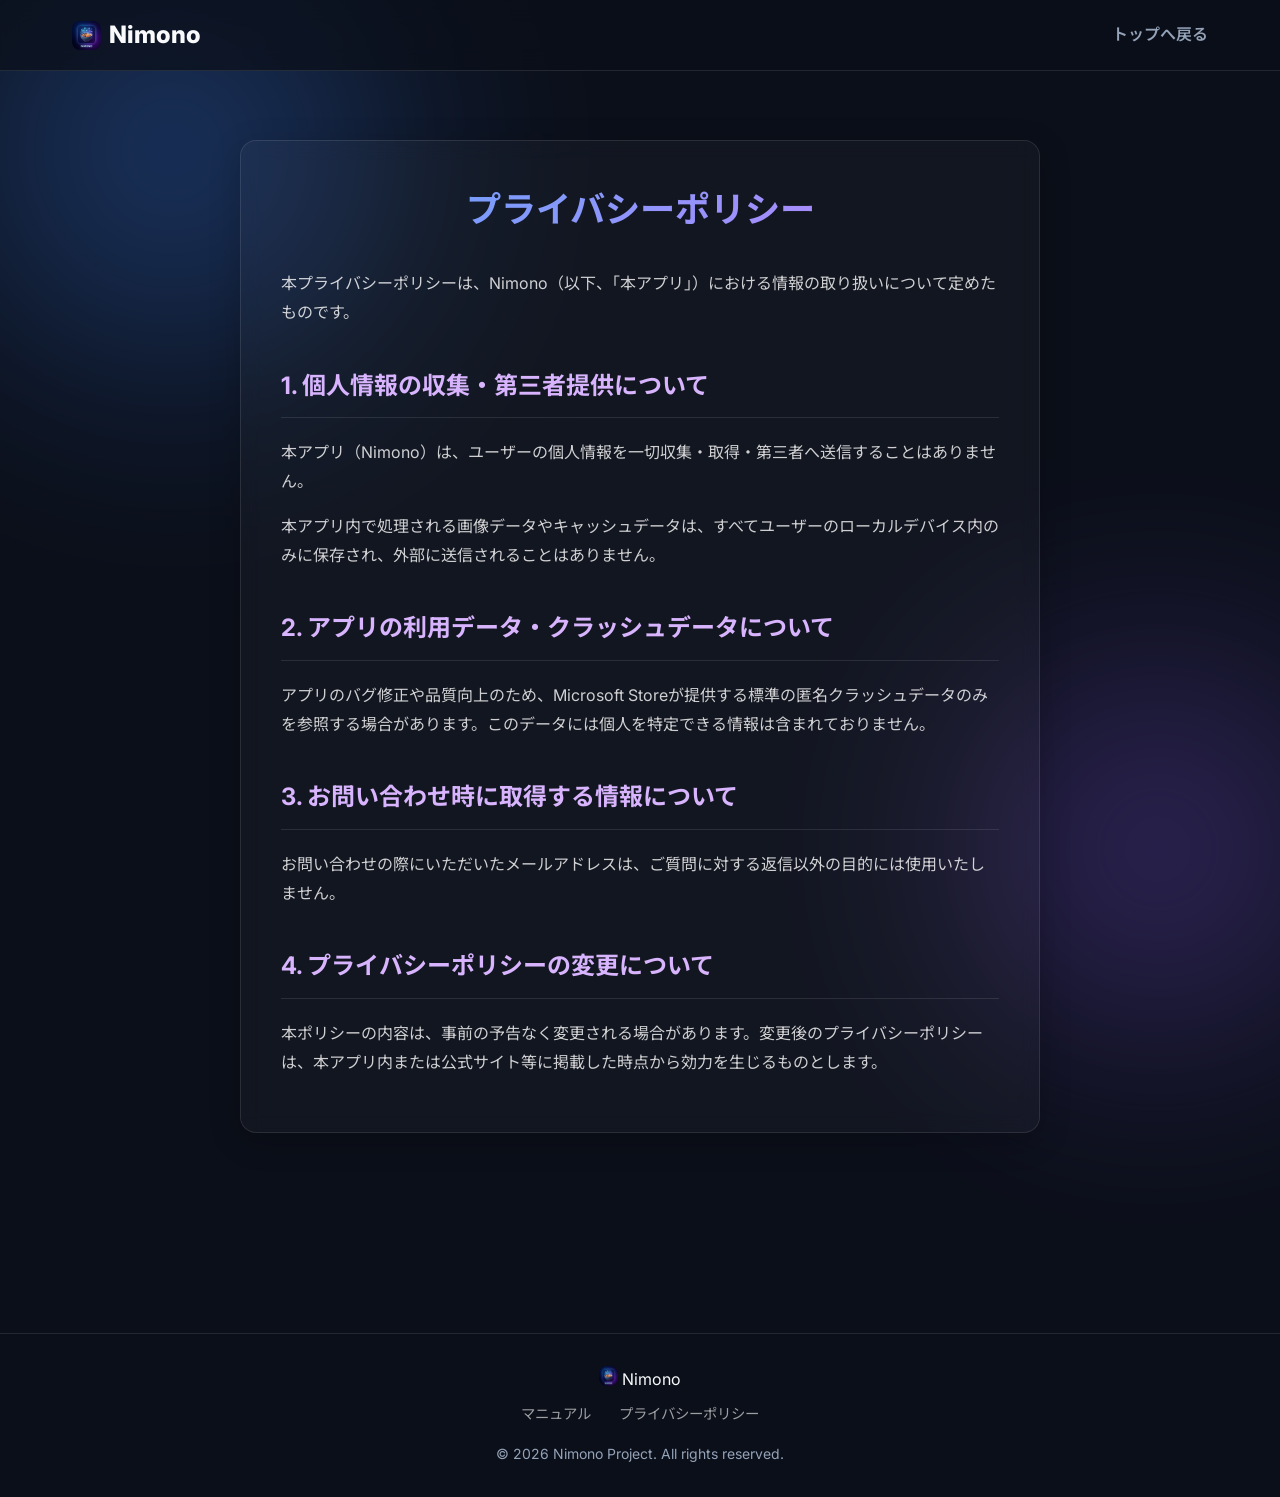
<file: privacy_policy.html>
<!DOCTYPE html>
<html lang="ja">
<head>
    <meta charset="UTF-8">
    <meta name="viewport" content="width=device-width, initial-scale=1.0">
    <title>Nimono プライバシーポリシー</title>
    <link rel="preconnect" href="https://fonts.googleapis.com">
    <link rel="preconnect" href="https://fonts.gstatic.com" crossorigin>
    <link href="https://fonts.googleapis.com/css2?family=Inter:wght@300;400;600;800&family=Noto+Sans+JP:wght@300;400;600;800&display=swap" rel="stylesheet">
    <link rel="icon" type="image/png" sizes="32x32" href="assets/Square44x44Logo.png">
    <link rel="icon" type="image/png" sizes="180x180" href="assets/Square300x300Logo.png">
    <link rel="apple-touch-icon" href="assets/Square300x300Logo.png">
    <link rel="stylesheet" href="styles.css">
    <style>
        .manual-container {
            max-width: 800px;
            margin: 0 auto;
            padding-top: 140px;
            padding-bottom: 80px;
            color: rgba(255, 255, 255, 0.9);
        }
        .manual-section {
            background: rgba(255, 255, 255, 0.03);
            border: 1px solid rgba(255, 255, 255, 0.1);
            border-radius: 16px;
            padding: 40px;
            margin-bottom: 40px;
            backdrop-filter: blur(10px);
            box-shadow: 0 8px 32px rgba(0, 0, 0, 0.2);
        }
        .manual-section h1 {
            font-size: 2.2rem;
            margin-bottom: 32px;
            text-align: center;
        }
        .manual-section h2 {
            font-size: 1.5rem;
            margin-top: 40px;
            margin-bottom: 20px;
            padding-bottom: 12px;
            border-bottom: 1px solid rgba(255, 255, 255, 0.1);
            color: #d8b4fe;
        }
        .manual-section p {
            line-height: 1.8;
            margin-bottom: 16px;
            color: rgba(255, 255, 255, 0.8);
        }
    </style>
</head>
<body>

    <!-- Background Elements -->
    <div class="bg-shape shape-1"></div>
    <div class="bg-shape shape-2"></div>

    <!-- Header / Navigation -->
    <header class="glass-header">
        <div class="container header-container">
            <div class="logo">
                <a href="index.html" style="text-decoration: none; color: inherit; display: flex; align-items: center; gap: 8px;">
                    <img src="assets/Square44x44Logo.png" alt="Nimono" class="logo-icon" style="height: 1.2em; width: auto; border-radius: 8px;"> Nimono
                </a>
            </div>
            <nav>
                <ul class="nav-links">
                    <li><a href="index.html">トップへ戻る</a></li>
                </ul>
            </nav>
        </div>
    </header>

    <main class="manual-container px-6">
        <div class="manual-section animate-on-scroll slide-up">
            <h1 class="text-gradient">プライバシーポリシー</h1>
            <p>本プライバシーポリシーは、Nimono（以下、「本アプリ」）における情報の取り扱いについて定めたものです。</p>

            <h2>1. 個人情報の収集・第三者提供について</h2>
            <p>本アプリ（Nimono）は、ユーザーの個人情報を一切収集・取得・第三者へ送信することはありません。</p>
            <p>本アプリ内で処理される画像データやキャッシュデータは、すべてユーザーのローカルデバイス内のみに保存され、外部に送信されることはありません。</p>

            <h2>2. アプリの利用データ・クラッシュデータについて</h2>
            <p>アプリのバグ修正や品質向上のため、Microsoft Storeが提供する標準の匿名クラッシュデータのみを参照する場合があります。このデータには個人を特定できる情報は含まれておりません。</p>

            <h2>3. お問い合わせ時に取得する情報について</h2>
            <p>お問い合わせの際にいただいたメールアドレスは、ご質問に対する返信以外の目的には使用いたしません。</p>

            <h2>4. プライバシーポリシーの変更について</h2>
            <p>本ポリシーの内容は、事前の予告なく変更される場合があります。変更後のプライバシーポリシーは、本アプリ内または公式サイト等に掲載した時点から効力を生じるものとします。</p>
        </div>
    </main>

    <!-- Footer -->
    <footer class="footer glass-footer">
        <div class="container footer-container" style="display: flex; flex-direction: column; align-items: center; gap: 8px;">
            <div class="footer-logo">
                <img src="assets/Square44x44Logo.png" alt="Nimono" class="logo-icon" style="height: 1.2em; width: auto; border-radius: 8px;"> Nimono
            </div>
            <div class="footer-links" style="margin-bottom: 8px;">
                <a href="manual.html" style="color: rgba(255,255,255,0.6); text-decoration: none; margin-right: 24px; font-size: 0.9rem; transition: color 0.2s;" onmouseover="this.style.color='#fff'" onmouseout="this.style.color='rgba(255,255,255,0.6)'">マニュアル</a>
                <a href="privacy_policy.html" style="color: rgba(255,255,255,0.6); text-decoration: none; font-size: 0.9rem; transition: color 0.2s;" onmouseover="this.style.color='#fff'" onmouseout="this.style.color='rgba(255,255,255,0.6)'">プライバシーポリシー</a>
            </div>
            <p class="copyright">© 2026 Nimono Project. All rights reserved.</p>
        </div>
    </footer>

    <script src="script.js"></script>
</body>
</html>
</file>
<file: styles.css>
:root {
    /* Color Palette */
    --bg-color: #0b0f19;
    --text-primary: #f8fafc;
    --text-secondary: #94a3b8;
    
    --primary-color: #3b82f6;
    --primary-hover: #2563eb;
    --secondary-color: #8b5cf6;
    
    --glass-bg: rgba(30, 41, 59, 0.4);
    --glass-border: rgba(255, 255, 255, 0.1);
    --glass-shadow: 0 8px 32px 0 rgba(0, 0, 0, 0.37);
    
    /* Typography */
    --font-main: 'Inter', 'Noto Sans JP', sans-serif;
    
    /* Animation */
    --transition-fast: 0.2s ease;
    --transition-normal: 0.4s ease;
    --transition-slow: 0.8s cubic-bezier(0.22, 1, 0.36, 1);
}

* {
    margin: 0;
    padding: 0;
    box-sizing: border-box;
}

body {
    font-family: var(--font-main);
    background-color: var(--bg-color);
    color: var(--text-primary);
    line-height: 1.6;
    overflow-x: hidden;
    position: relative;
}

/* Background Animated Shapes */
.bg-shape {
    position: absolute;
    border-radius: 50%;
    filter: blur(120px);
    z-index: -1;
    opacity: 0.5;
    animation: float 20s infinite alternate ease-in-out;
}

.shape-1 {
    top: -10%;
    left: -10%;
    width: 600px;
    height: 600px;
    background: radial-gradient(circle, var(--primary-color) 0%, transparent 70%);
}

.shape-2 {
    top: 40%;
    right: -10%;
    width: 500px;
    height: 500px;
    background: radial-gradient(circle, var(--secondary-color) 0%, transparent 70%);
    animation-delay: -5s;
}

@keyframes float {
    0% { transform: translate(0, 0) scale(1); }
    100% { transform: translate(50px, 50px) scale(1.1); }
}

/* Layout Utilities */
.container {
    max-width: 1200px;
    margin: 0 auto;
    padding: 0 2rem;
}

.section-padding {
    padding: 100px 0;
}

/* Typography Utilities */
.text-gradient {
    background: linear-gradient(135deg, #60a5fa, #c084fc);
    -webkit-background-clip: text;
    -webkit-text-fill-color: transparent;
    background-clip: text;
}

.section-header {
    text-align: center;
    margin-bottom: 60px;
}

.section-title {
    font-size: 2.5rem;
    font-weight: 800;
    margin-bottom: 1rem;
    letter-spacing: -0.02em;
}

.section-subtitle {
    font-size: 1.125rem;
    color: var(--text-secondary);
    max-width: 600px;
    margin: 0 auto;
}

/* Buttons */
.btn {
    display: inline-block;
    padding: 0.75rem 1.5rem;
    border-radius: 9999px;
    font-weight: 600;
    text-decoration: none;
    transition: var(--transition-normal);
    cursor: pointer;
    border: none;
    font-family: inherit;
    font-size: 1rem;
}

.btn-large {
    padding: 1rem 2rem;
    font-size: 1.125rem;
}

.btn-primary {
    background: linear-gradient(135deg, var(--primary-color), var(--secondary-color));
    color: white;
    box-shadow: 0 4px 15px rgba(59, 130, 246, 0.4);
}

.btn-primary:hover {
    transform: translateY(-2px);
    box-shadow: 0 6px 20px rgba(59, 130, 246, 0.6);
}

.btn-secondary {
    background: var(--glass-bg);
    color: var(--text-primary);
    border: 1px solid var(--glass-border);
    backdrop-filter: blur(10px);
}

.btn-secondary:hover {
    background: rgba(255, 255, 255, 0.1);
    transform: translateY(-2px);
}

/* Header */
.glass-header {
    position: fixed;
    top: 0;
    width: 100%;
    z-index: 1000;
    background: rgba(11, 15, 25, 0.7);
    backdrop-filter: blur(12px);
    border-bottom: 1px solid var(--glass-border);
    padding: 1rem 0;
    transition: var(--transition-normal);
}

.header-container {
    display: flex;
    justify-content: space-between;
    align-items: center;
}

.logo {
    font-size: 1.5rem;
    font-weight: 800;
    display: flex;
    align-items: center;
    gap: 0.5rem;
}

.nav-links {
    display: flex;
    list-style: none;
    gap: 2rem;
}

.nav-links a {
    color: var(--text-secondary);
    text-decoration: none;
    font-weight: 600;
    transition: var(--transition-fast);
}

.nav-links a:hover {
    color: var(--text-primary);
}

/* Hero Section */
.hero {
    min-height: 100vh;
    display: flex;
    align-items: center;
    padding-top: 80px; /* Header offset */
}

.hero-container {
    display: grid;
    grid-template-columns: 1fr 1fr;
    gap: 4rem;
    align-items: center;
}

.badge {
    display: inline-block;
    padding: 0.25rem 1rem;
    background: rgba(59, 130, 246, 0.15);
    border: 1px solid rgba(59, 130, 246, 0.3);
    color: #93c5fd;
    border-radius: 9999px;
    font-size: 0.875rem;
    font-weight: 600;
    margin-bottom: 1.5rem;
}

.hero-title {
    font-size: 3.5rem;
    font-weight: 800;
    line-height: 1.2;
    margin-bottom: 1.5rem;
    letter-spacing: -0.03em;
}

.hero-description {
    font-size: 1.125rem;
    color: var(--text-secondary);
    margin-bottom: 2.5rem;
}

.hero-actions {
    display: flex;
    gap: 1rem;
}

/* Mockup Display */
.mockup-container {
    position: relative;
    border-radius: 12px;
    overflow: hidden;
    box-shadow: 0 25px 50px -12px rgba(0, 0, 0, 0.5);
    border: 1px solid var(--glass-border);
    transform: perspective(1000px) rotateY(-5deg) rotateX(5deg);
    transition: var(--transition-normal);
}

.mockup-container:hover {
    transform: perspective(1000px) rotateY(0) rotateX(0);
}

.mockup-img {
    width: 100%;
    height: auto;
    display: block;
}

/* Features Section */
.features-grid {
    display: grid;
    grid-template-columns: repeat(3, 1fr);
    gap: 2rem;
}

.glass-card {
    background: var(--glass-bg);
    backdrop-filter: blur(16px);
    border: 1px solid var(--glass-border);
    border-radius: 16px;
    padding: 2rem;
    box-shadow: var(--glass-shadow);
    transition: var(--transition-normal);
}

.glass-card:hover {
    transform: translateY(-5px);
    background: rgba(40, 55, 75, 0.5);
    border-color: rgba(255, 255, 255, 0.2);
}

.feature-icon {
    font-size: 2.5rem;
    margin-bottom: 1rem;
}

.feature-title {
    font-size: 1.25rem;
    font-weight: 600;
    margin-bottom: 1rem;
}

.feature-desc {
    color: var(--text-secondary);
    font-size: 0.95rem;
}

/* Deep Dive (Comparison) Section */
.deep-dive-container {
    display: grid;
    grid-template-columns: 1fr 1fr;
    gap: 4rem;
    align-items: center;
}

.feature-list {
    list-style: none;
    margin-top: 2rem;
}

.feature-list li {
    margin-bottom: 1rem;
    display: flex;
    align-items: center;
    gap: 0.75rem;
    font-size: 1.05rem;
}

.check {
    color: #10b981;
    font-weight: bold;
}

.deep-dive-desc {
    color: var(--text-secondary);
    font-size: 1.1rem;
}

/* Specs Section */
.specs-grid {
    display: grid;
    grid-template-columns: repeat(auto-fit, minmax(250px, 1fr));
    gap: 1.5rem;
    background: var(--glass-bg);
    backdrop-filter: blur(16px);
    border: 1px solid var(--glass-border);
    border-radius: 16px;
    padding: 3rem;
}

.spec-item {
    border-left: 2px solid var(--primary-color);
    padding-left: 1.5rem;
}

.spec-label {
    color: var(--text-secondary);
    font-size: 0.875rem;
    text-transform: uppercase;
    letter-spacing: 0.05em;
    margin-bottom: 0.5rem;
}

.spec-value {
    font-size: 1.125rem;
    font-weight: 600;
}

/* Footer */
.glass-footer {
    border-top: 1px solid var(--glass-border);
    padding: 2rem 0;
    margin-top: 5rem;
}

.footer-container {
    display: flex;
    justify-content: space-between;
    align-items: center;
}

.copyright {
    color: var(--text-secondary);
    font-size: 0.875rem;
}

/* Animation Classes */
.animate-on-scroll {
    opacity: 0;
    visibility: hidden;
}

.slide-up {
    transform: translateY(30px);
}

.slide-right {
    transform: translateX(-30px);
}

.slide-left {
    transform: translateX(30px);
}

.is-visible {
    opacity: 1;
    visibility: visible;
    transform: translate(0);
    transition: opacity var(--transition-slow), transform var(--transition-slow);
}

.delay-1 { transition-delay: 0.1s; }
.delay-2 { transition-delay: 0.2s; }
.delay-3 { transition-delay: 0.3s; }

/* Responsive */
@media (max-width: 992px) {
    .hero-container, .deep-dive-container {
        grid-template-columns: 1fr;
        text-align: center;
    }
    
    .hero-title {
        font-size: 2.75rem;
    }
    
    .hero-actions {
        justify-content: center;
    }
    
    .nav-links {
        display: none;
    }
    
    .features-grid {
        grid-template-columns: 1fr;
    }
    
    .deep-dive-image {
        order: -1;
    }
    
    .feature-list li {
        justify-content: center;
    }
}
</file>
<file: web/styles.css>
:root {
    /* Color Palette */
    --bg-color: #0b0f19;
    --text-primary: #f8fafc;
    --text-secondary: #94a3b8;
    
    --primary-color: #3b82f6;
    --primary-hover: #2563eb;
    --secondary-color: #8b5cf6;
    
    --glass-bg: rgba(30, 41, 59, 0.4);
    --glass-border: rgba(255, 255, 255, 0.1);
    --glass-shadow: 0 8px 32px 0 rgba(0, 0, 0, 0.37);
    
    /* Typography */
    --font-main: 'Inter', 'Noto Sans JP', sans-serif;
    
    /* Animation */
    --transition-fast: 0.2s ease;
    --transition-normal: 0.4s ease;
    --transition-slow: 0.8s cubic-bezier(0.22, 1, 0.36, 1);
}

* {
    margin: 0;
    padding: 0;
    box-sizing: border-box;
}

body {
    font-family: var(--font-main);
    background-color: var(--bg-color);
    color: var(--text-primary);
    line-height: 1.6;
    overflow-x: hidden;
    position: relative;
}

/* Background Animated Shapes */
.bg-shape {
    position: absolute;
    border-radius: 50%;
    filter: blur(120px);
    z-index: -1;
    opacity: 0.5;
    animation: float 20s infinite alternate ease-in-out;
}

.shape-1 {
    top: -10%;
    left: -10%;
    width: 600px;
    height: 600px;
    background: radial-gradient(circle, var(--primary-color) 0%, transparent 70%);
}

.shape-2 {
    top: 40%;
    right: -10%;
    width: 500px;
    height: 500px;
    background: radial-gradient(circle, var(--secondary-color) 0%, transparent 70%);
    animation-delay: -5s;
}

@keyframes float {
    0% { transform: translate(0, 0) scale(1); }
    100% { transform: translate(50px, 50px) scale(1.1); }
}

/* Layout Utilities */
.container {
    max-width: 1200px;
    margin: 0 auto;
    padding: 0 2rem;
}

.section-padding {
    padding: 100px 0;
}

/* Typography Utilities */
.text-gradient {
    background: linear-gradient(135deg, #60a5fa, #c084fc);
    -webkit-background-clip: text;
    -webkit-text-fill-color: transparent;
    background-clip: text;
}

.section-header {
    text-align: center;
    margin-bottom: 60px;
}

.section-title {
    font-size: 2.5rem;
    font-weight: 800;
    margin-bottom: 1rem;
    letter-spacing: -0.02em;
}

.section-subtitle {
    font-size: 1.125rem;
    color: var(--text-secondary);
    max-width: 600px;
    margin: 0 auto;
}

/* Buttons */
.btn {
    display: inline-block;
    padding: 0.75rem 1.5rem;
    border-radius: 9999px;
    font-weight: 600;
    text-decoration: none;
    transition: var(--transition-normal);
    cursor: pointer;
    border: none;
    font-family: inherit;
    font-size: 1rem;
}

.btn-large {
    padding: 1rem 2rem;
    font-size: 1.125rem;
}

.btn-primary {
    background: linear-gradient(135deg, var(--primary-color), var(--secondary-color));
    color: white;
    box-shadow: 0 4px 15px rgba(59, 130, 246, 0.4);
}

.btn-primary:hover {
    transform: translateY(-2px);
    box-shadow: 0 6px 20px rgba(59, 130, 246, 0.6);
}

.btn-secondary {
    background: var(--glass-bg);
    color: var(--text-primary);
    border: 1px solid var(--glass-border);
    backdrop-filter: blur(10px);
}

.btn-secondary:hover {
    background: rgba(255, 255, 255, 0.1);
    transform: translateY(-2px);
}

/* Header */
.glass-header {
    position: fixed;
    top: 0;
    width: 100%;
    z-index: 1000;
    background: rgba(11, 15, 25, 0.7);
    backdrop-filter: blur(12px);
    border-bottom: 1px solid var(--glass-border);
    padding: 1rem 0;
    transition: var(--transition-normal);
}

.header-container {
    display: flex;
    justify-content: space-between;
    align-items: center;
}

.logo {
    font-size: 1.5rem;
    font-weight: 800;
    display: flex;
    align-items: center;
    gap: 0.5rem;
}

.nav-links {
    display: flex;
    list-style: none;
    gap: 2rem;
}

.nav-links a {
    color: var(--text-secondary);
    text-decoration: none;
    font-weight: 600;
    transition: var(--transition-fast);
}

.nav-links a:hover {
    color: var(--text-primary);
}

/* Hero Section */
.hero {
    min-height: 100vh;
    display: flex;
    align-items: center;
    padding-top: 80px; /* Header offset */
}

.hero-container {
    display: grid;
    grid-template-columns: 1fr 1fr;
    gap: 4rem;
    align-items: center;
}

.badge {
    display: inline-block;
    padding: 0.25rem 1rem;
    background: rgba(59, 130, 246, 0.15);
    border: 1px solid rgba(59, 130, 246, 0.3);
    color: #93c5fd;
    border-radius: 9999px;
    font-size: 0.875rem;
    font-weight: 600;
    margin-bottom: 1.5rem;
}

.hero-title {
    font-size: 3.5rem;
    font-weight: 800;
    line-height: 1.2;
    margin-bottom: 1.5rem;
    letter-spacing: -0.03em;
}

.hero-description {
    font-size: 1.125rem;
    color: var(--text-secondary);
    margin-bottom: 2.5rem;
}

.hero-actions {
    display: flex;
    gap: 1rem;
}

/* Mockup Display */
.mockup-container {
    position: relative;
    border-radius: 12px;
    overflow: hidden;
    box-shadow: 0 25px 50px -12px rgba(0, 0, 0, 0.5);
    border: 1px solid var(--glass-border);
    transform: perspective(1000px) rotateY(-5deg) rotateX(5deg);
    transition: var(--transition-normal);
}

.mockup-container:hover {
    transform: perspective(1000px) rotateY(0) rotateX(0);
}

.mockup-img {
    width: 100%;
    height: auto;
    display: block;
}

/* Features Section */
.features-grid {
    display: grid;
    grid-template-columns: repeat(3, 1fr);
    gap: 2rem;
}

.glass-card {
    background: var(--glass-bg);
    backdrop-filter: blur(16px);
    border: 1px solid var(--glass-border);
    border-radius: 16px;
    padding: 2rem;
    box-shadow: var(--glass-shadow);
    transition: var(--transition-normal);
}

.glass-card:hover {
    transform: translateY(-5px);
    background: rgba(40, 55, 75, 0.5);
    border-color: rgba(255, 255, 255, 0.2);
}

.feature-icon {
    font-size: 2.5rem;
    margin-bottom: 1rem;
}

.feature-title {
    font-size: 1.25rem;
    font-weight: 600;
    margin-bottom: 1rem;
}

.feature-desc {
    color: var(--text-secondary);
    font-size: 0.95rem;
}

/* Deep Dive (Comparison) Section */
.deep-dive-container {
    display: grid;
    grid-template-columns: 1fr 1fr;
    gap: 4rem;
    align-items: center;
}

.feature-list {
    list-style: none;
    margin-top: 2rem;
}

.feature-list li {
    margin-bottom: 1rem;
    display: flex;
    align-items: center;
    gap: 0.75rem;
    font-size: 1.05rem;
}

.check {
    color: #10b981;
    font-weight: bold;
}

.deep-dive-desc {
    color: var(--text-secondary);
    font-size: 1.1rem;
}

/* Specs Section */
.specs-grid {
    display: grid;
    grid-template-columns: repeat(auto-fit, minmax(250px, 1fr));
    gap: 1.5rem;
    background: var(--glass-bg);
    backdrop-filter: blur(16px);
    border: 1px solid var(--glass-border);
    border-radius: 16px;
    padding: 3rem;
}

.spec-item {
    border-left: 2px solid var(--primary-color);
    padding-left: 1.5rem;
}

.spec-label {
    color: var(--text-secondary);
    font-size: 0.875rem;
    text-transform: uppercase;
    letter-spacing: 0.05em;
    margin-bottom: 0.5rem;
}

.spec-value {
    font-size: 1.125rem;
    font-weight: 600;
}

/* Footer */
.glass-footer {
    border-top: 1px solid var(--glass-border);
    padding: 2rem 0;
    margin-top: 5rem;
}

.footer-container {
    display: flex;
    justify-content: space-between;
    align-items: center;
}

.copyright {
    color: var(--text-secondary);
    font-size: 0.875rem;
}

/* Animation Classes */
.animate-on-scroll {
    opacity: 0;
    visibility: hidden;
}

.slide-up {
    transform: translateY(30px);
}

.slide-right {
    transform: translateX(-30px);
}

.slide-left {
    transform: translateX(30px);
}

.is-visible {
    opacity: 1;
    visibility: visible;
    transform: translate(0);
    transition: opacity var(--transition-slow), transform var(--transition-slow);
}

.delay-1 { transition-delay: 0.1s; }
.delay-2 { transition-delay: 0.2s; }
.delay-3 { transition-delay: 0.3s; }

/* Responsive */
@media (max-width: 992px) {
    .hero-container, .deep-dive-container {
        grid-template-columns: 1fr;
        text-align: center;
    }
    
    .hero-title {
        font-size: 2.75rem;
    }
    
    .hero-actions {
        justify-content: center;
    }
    
    .nav-links {
        display: none;
    }
    
    .features-grid {
        grid-template-columns: 1fr;
    }
    
    .deep-dive-image {
        order: -1;
    }
    
    .feature-list li {
        justify-content: center;
    }
}
</file>
